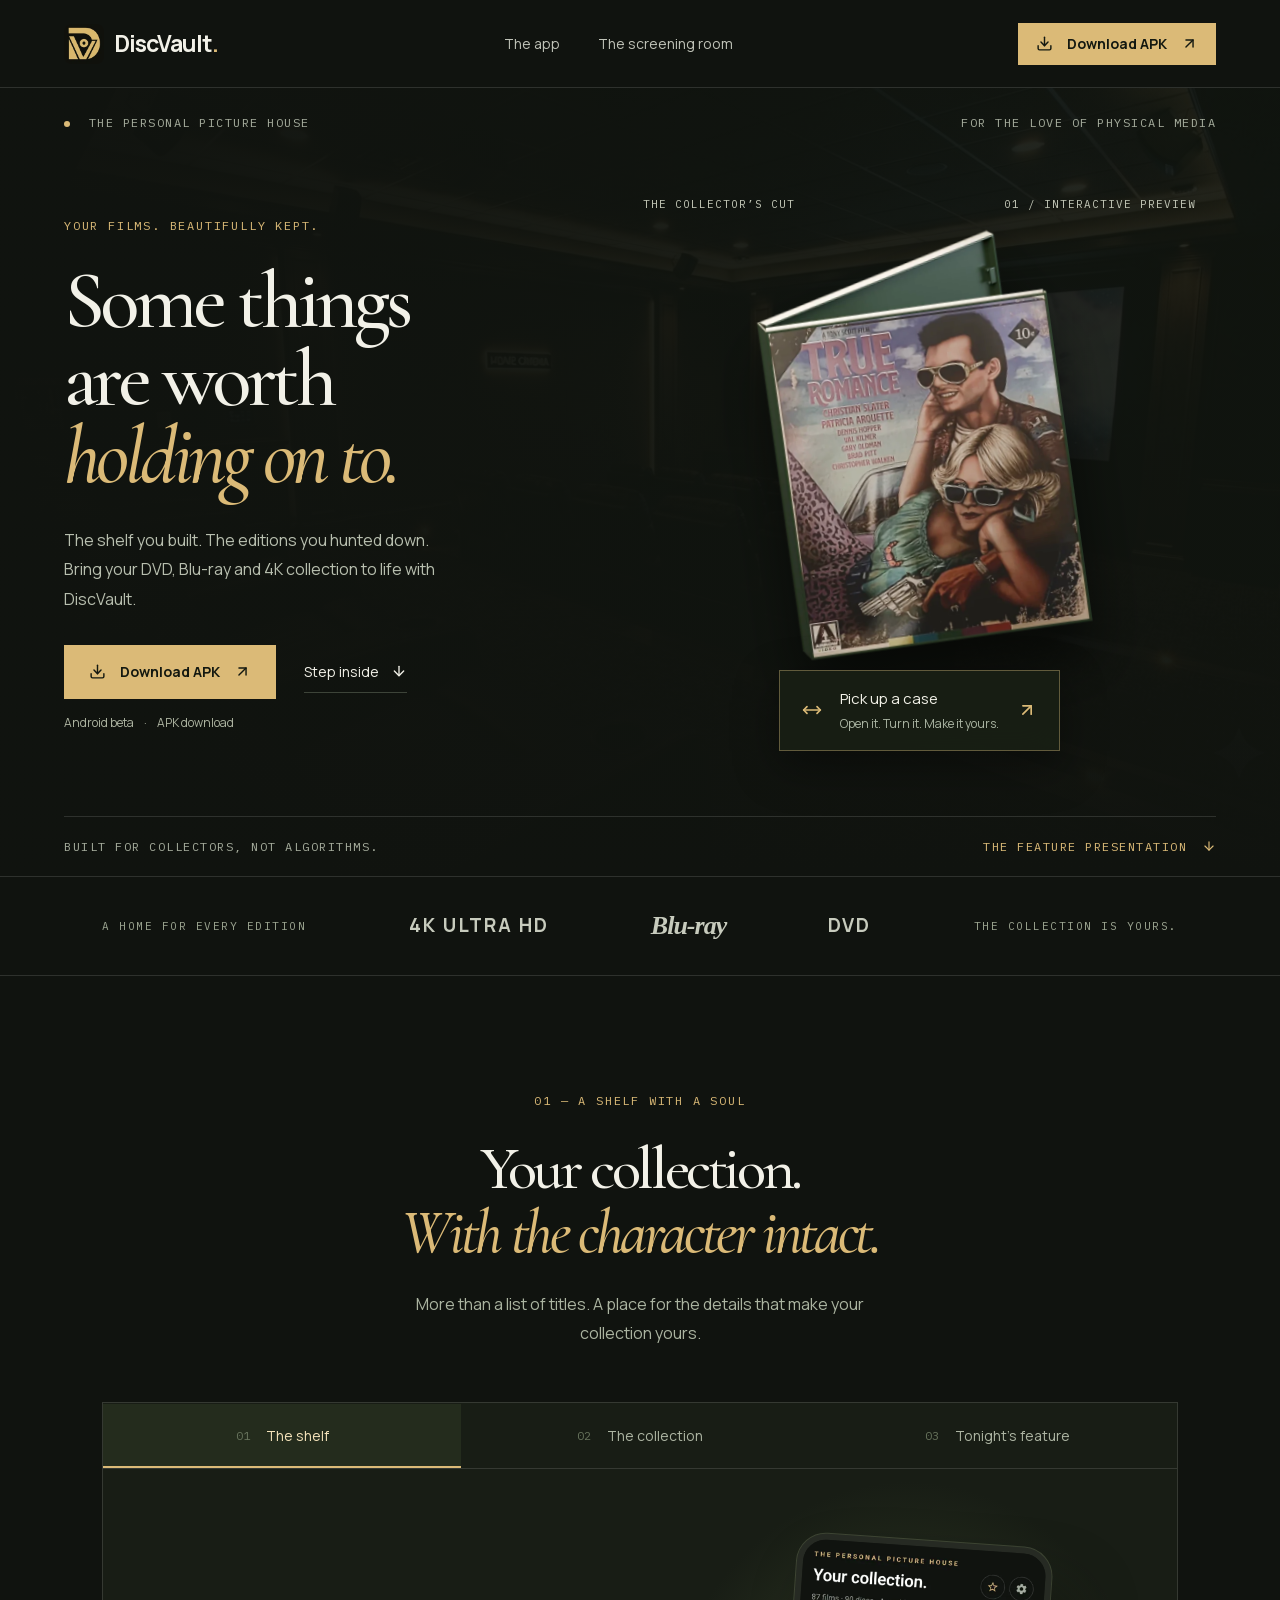
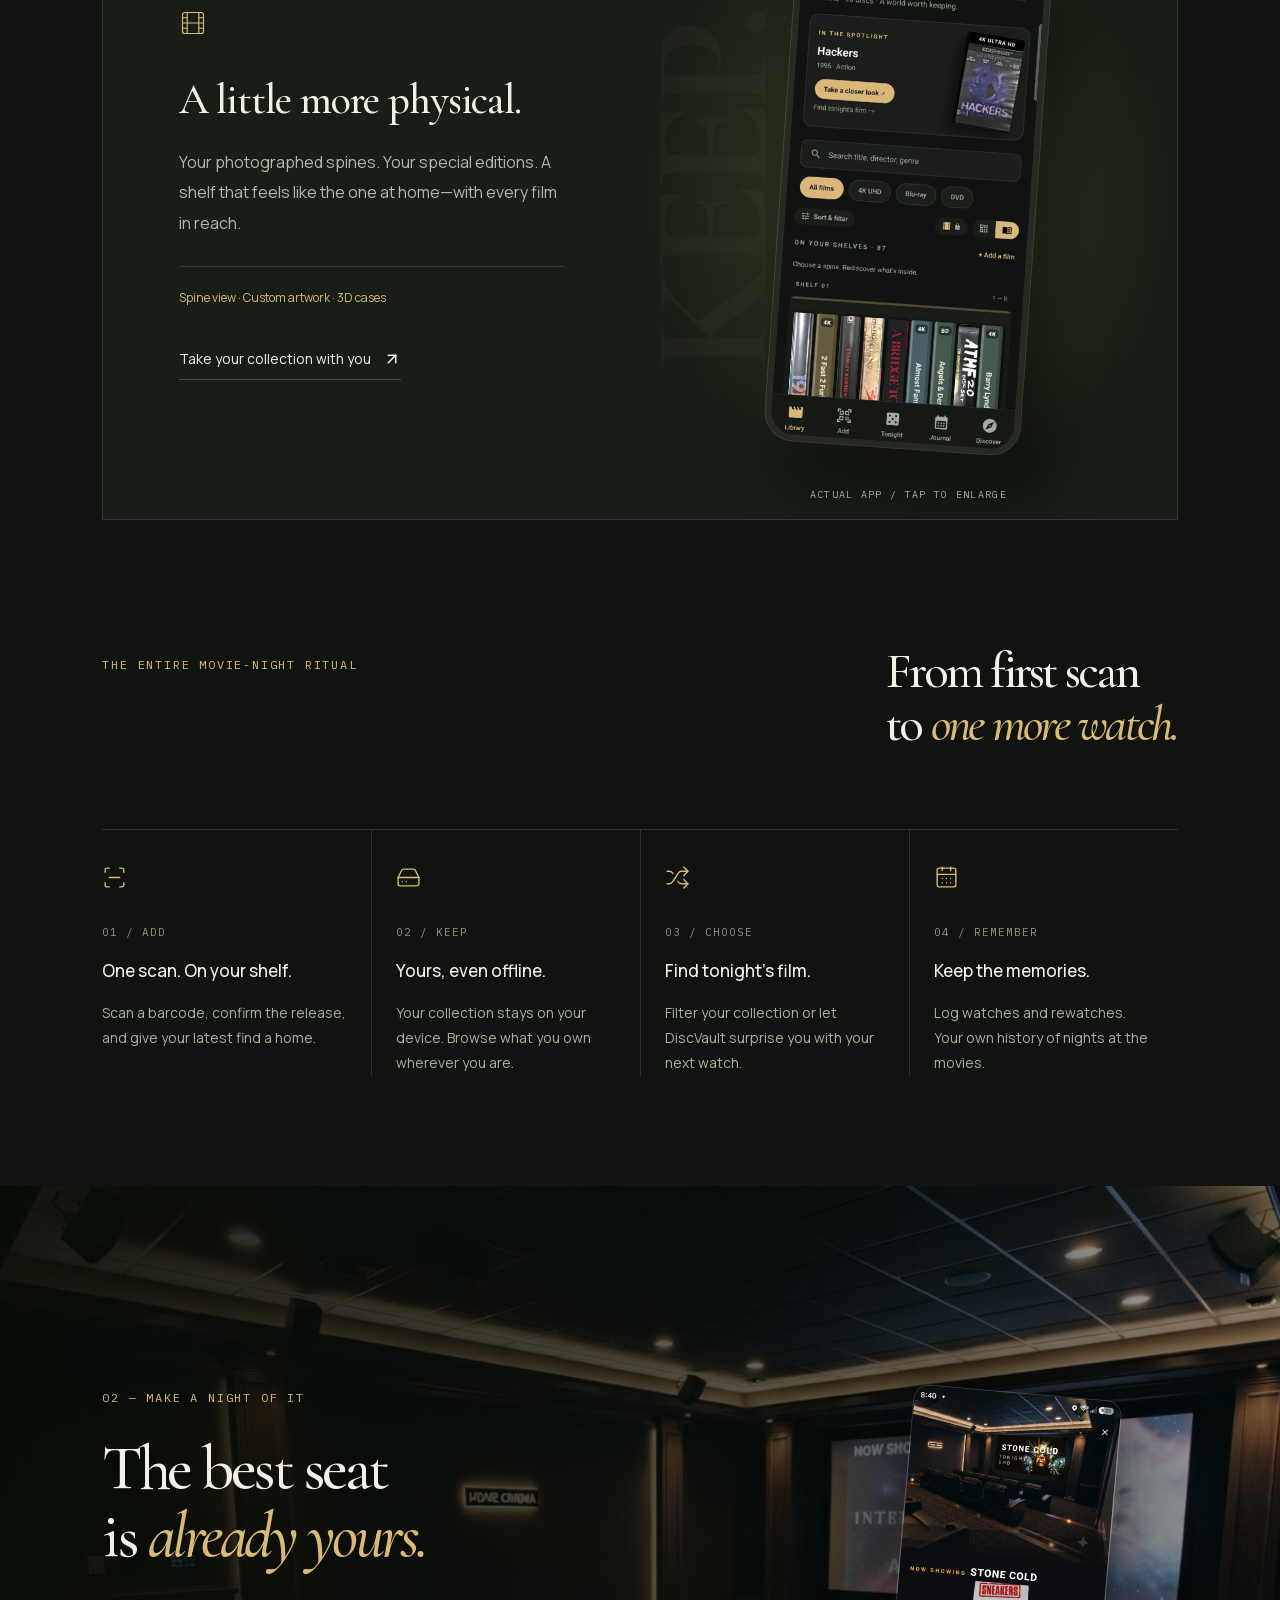
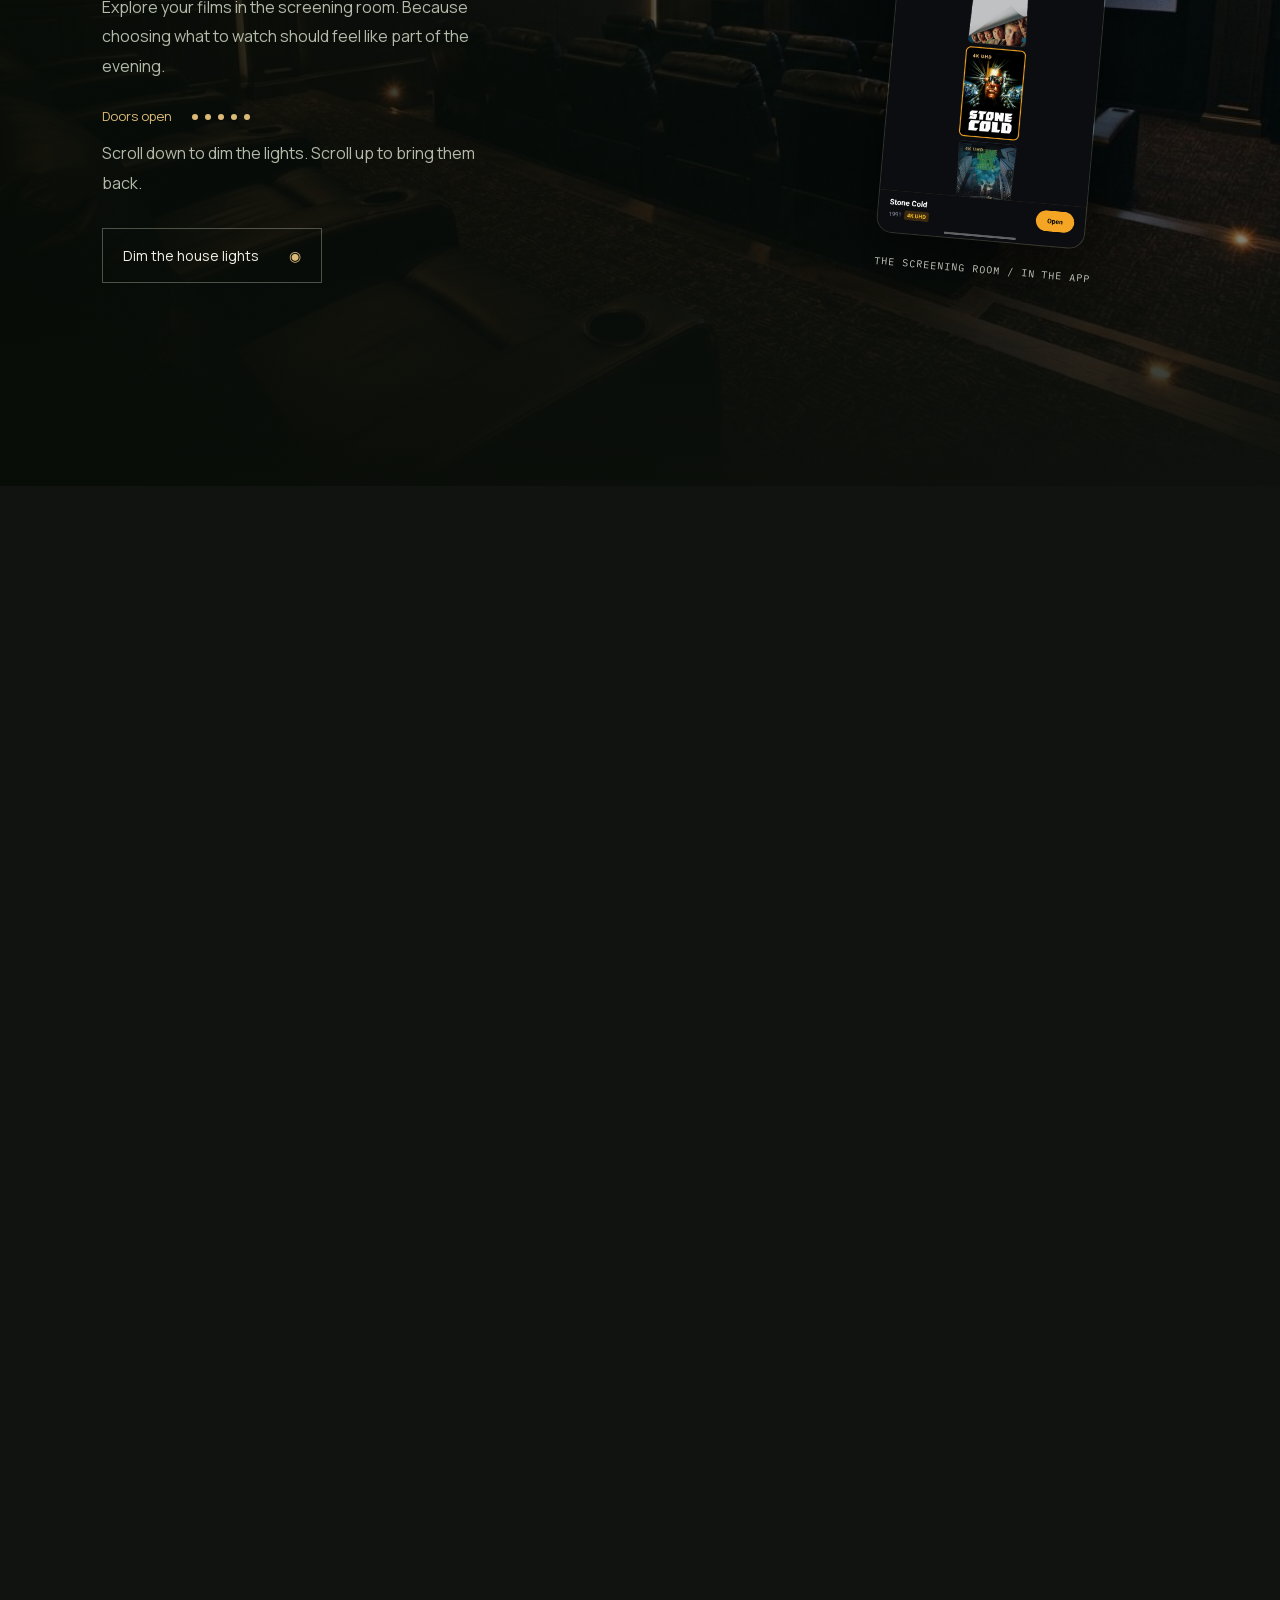
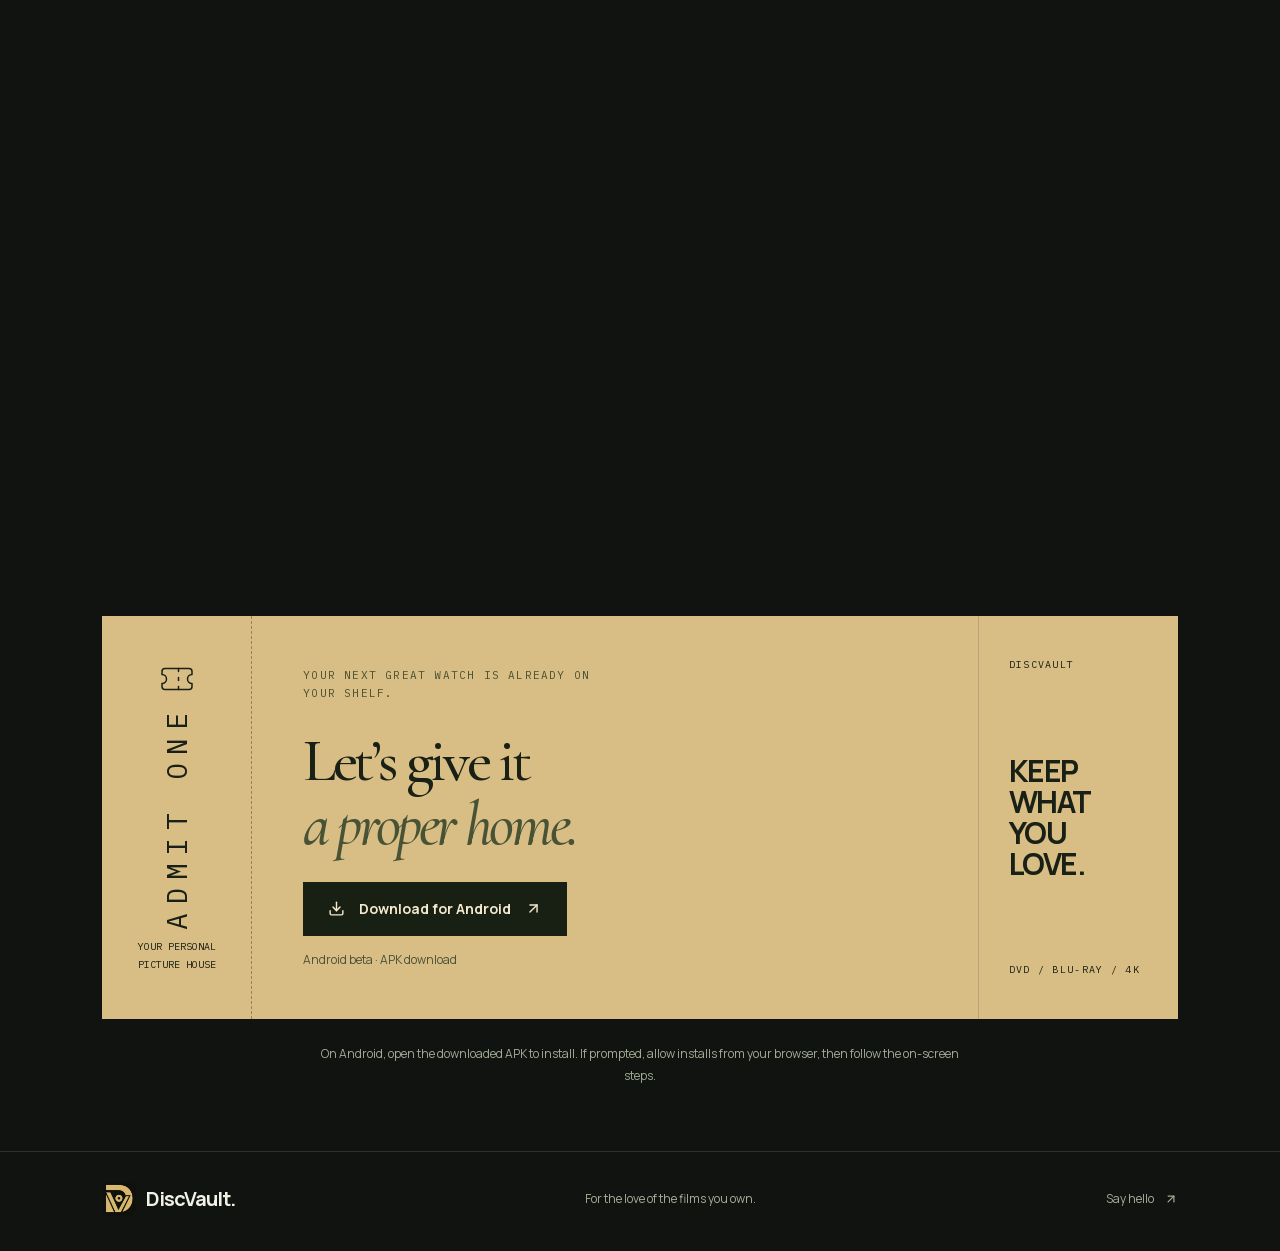
<file: index.html>
<!DOCTYPE html><html lang="en"><head><meta charSet="utf-8"/><meta name="viewport" content="width=device-width, initial-scale=1"/><link rel="stylesheet" href="/_next/static/css/index.Gnga_XIz.css" data-rsc-css-href="/_next/static/css/index.Gnga_XIz.css" data-precedence="vite-rsc/importer-resources"/><link rel="modulepreload" fetchPriority="low" href="/_next/static/chunks/index-Bkkb5UTK.js"/><script src="/_next/static/chunks/rolldown-runtime-C60lm6uB.js" type="module" async=""></script><script src="/_next/static/chunks/framework-D_rUT4EX.js" type="module" async=""></script><link rel="modulepreload" href="/_next/static/chunks/layout-segment-context-DjfIZkYs.js" crossorigin=""/><link rel="modulepreload" href="/_next/static/chunks/page-DuhxifW2.js" crossorigin=""/><link rel="modulepreload" href="/_next/static/chunks/case-fallback-1lrygkxR.js" crossorigin=""/><title>DiscVault — Some things are worth holding on to</title><meta name="description" content="Catalog your DVD, Blu-ray and 4K collection, choose what to watch and keep your movie history local."/><link rel="icon" href="/brand/favicon-32.png" type="image/png" sizes="32x32"/><link rel="icon" href="/brand/discvault-monogram-512.png" type="image/png" sizes="512x512"/><link rel="apple-touch-icon" href="/brand/apple-touch-icon.png" type="image/png" sizes="180x180"/><script>Object.assign(((self[Symbol.for("vinext.navigationRuntime")]??={bootstrap:{routeManifest:null},functions:{}}).bootstrap.rsc??={rsc:[]}),{params:{},nav:{"pathname":"/","searchParams":[]}})</script><link rel="modulepreload" href="/_next/static/chunks/index-Bkkb5UTK.js" />
<link rel="preload" href="/_next/static/_vinext_fonts/cormorant-garamond-a9167bcec36d/cormorant-garamond-fe99e303.woff2" as="font" type="font/woff2" crossorigin />
<link rel="preload" href="/_next/static/_vinext_fonts/cormorant-garamond-a9167bcec36d/cormorant-garamond-e99b45a2.woff2" as="font" type="font/woff2" crossorigin />
<link rel="preload" href="/_next/static/_vinext_fonts/manrope-76eca2803f7f/manrope-81401990.woff2" as="font" type="font/woff2" crossorigin />
<link rel="preload" href="/_next/static/_vinext_fonts/ibm-plex-mono-249675d2ada6/ibm-plex-mono-d7731959.woff2" as="font" type="font/woff2" crossorigin />
<link rel="preload" href="/_next/static/_vinext_fonts/ibm-plex-mono-249675d2ada6/ibm-plex-mono-8d0aead6.woff2" as="font" type="font/woff2" crossorigin />
<style data-vinext-fonts>/* cyrillic-ext */
@font-face {
  font-family: 'Cormorant Garamond';
  font-style: italic;
  font-weight: 500;
  font-display: swap;
  src: url(/_next/static/_vinext_fonts/cormorant-garamond-a9167bcec36d/cormorant-garamond-7d0fab25.woff2) format('woff2');
  unicode-range: U+0460-052F, U+1C80-1C8A, U+20B4, U+2DE0-2DFF, U+A640-A69F, U+FE2E-FE2F;
}
/* cyrillic */
@font-face {
  font-family: 'Cormorant Garamond';
  font-style: italic;
  font-weight: 500;
  font-display: swap;
  src: url(/_next/static/_vinext_fonts/cormorant-garamond-a9167bcec36d/cormorant-garamond-bd3fa9fe.woff2) format('woff2');
  unicode-range: U+0301, U+0400-045F, U+0490-0491, U+04B0-04B1, U+2116;
}
/* vietnamese */
@font-face {
  font-family: 'Cormorant Garamond';
  font-style: italic;
  font-weight: 500;
  font-display: swap;
  src: url(/_next/static/_vinext_fonts/cormorant-garamond-a9167bcec36d/cormorant-garamond-5f813686.woff2) format('woff2');
  unicode-range: U+0102-0103, U+0110-0111, U+0128-0129, U+0168-0169, U+01A0-01A1, U+01AF-01B0, U+0300-0301, U+0303-0304, U+0308-0309, U+0323, U+0329, U+1EA0-1EF9, U+20AB;
}
/* latin-ext */
@font-face {
  font-family: 'Cormorant Garamond';
  font-style: italic;
  font-weight: 500;
  font-display: swap;
  src: url(/_next/static/_vinext_fonts/cormorant-garamond-a9167bcec36d/cormorant-garamond-0365c557.woff2) format('woff2');
  unicode-range: U+0100-02BA, U+02BD-02C5, U+02C7-02CC, U+02CE-02D7, U+02DD-02FF, U+0304, U+0308, U+0329, U+1D00-1DBF, U+1E00-1E9F, U+1EF2-1EFF, U+2020, U+20A0-20AB, U+20AD-20C0, U+2113, U+2C60-2C7F, U+A720-A7FF;
}
/* latin */
@font-face {
  font-family: 'Cormorant Garamond';
  font-style: italic;
  font-weight: 500;
  font-display: swap;
  src: url(/_next/static/_vinext_fonts/cormorant-garamond-a9167bcec36d/cormorant-garamond-fe99e303.woff2) format('woff2');
  unicode-range: U+0000-00FF, U+0131, U+0152-0153, U+02BB-02BC, U+02C6, U+02DA, U+02DC, U+0304, U+0308, U+0329, U+2000-206F, U+20AC, U+2122, U+2191, U+2193, U+2212, U+2215, U+FEFF, U+FFFD;
}
/* cyrillic-ext */
@font-face {
  font-family: 'Cormorant Garamond';
  font-style: italic;
  font-weight: 600;
  font-display: swap;
  src: url(/_next/static/_vinext_fonts/cormorant-garamond-a9167bcec36d/cormorant-garamond-7d0fab25.woff2) format('woff2');
  unicode-range: U+0460-052F, U+1C80-1C8A, U+20B4, U+2DE0-2DFF, U+A640-A69F, U+FE2E-FE2F;
}
/* cyrillic */
@font-face {
  font-family: 'Cormorant Garamond';
  font-style: italic;
  font-weight: 600;
  font-display: swap;
  src: url(/_next/static/_vinext_fonts/cormorant-garamond-a9167bcec36d/cormorant-garamond-bd3fa9fe.woff2) format('woff2');
  unicode-range: U+0301, U+0400-045F, U+0490-0491, U+04B0-04B1, U+2116;
}
/* vietnamese */
@font-face {
  font-family: 'Cormorant Garamond';
  font-style: italic;
  font-weight: 600;
  font-display: swap;
  src: url(/_next/static/_vinext_fonts/cormorant-garamond-a9167bcec36d/cormorant-garamond-5f813686.woff2) format('woff2');
  unicode-range: U+0102-0103, U+0110-0111, U+0128-0129, U+0168-0169, U+01A0-01A1, U+01AF-01B0, U+0300-0301, U+0303-0304, U+0308-0309, U+0323, U+0329, U+1EA0-1EF9, U+20AB;
}
/* latin-ext */
@font-face {
  font-family: 'Cormorant Garamond';
  font-style: italic;
  font-weight: 600;
  font-display: swap;
  src: url(/_next/static/_vinext_fonts/cormorant-garamond-a9167bcec36d/cormorant-garamond-0365c557.woff2) format('woff2');
  unicode-range: U+0100-02BA, U+02BD-02C5, U+02C7-02CC, U+02CE-02D7, U+02DD-02FF, U+0304, U+0308, U+0329, U+1D00-1DBF, U+1E00-1E9F, U+1EF2-1EFF, U+2020, U+20A0-20AB, U+20AD-20C0, U+2113, U+2C60-2C7F, U+A720-A7FF;
}
/* latin */
@font-face {
  font-family: 'Cormorant Garamond';
  font-style: italic;
  font-weight: 600;
  font-display: swap;
  src: url(/_next/static/_vinext_fonts/cormorant-garamond-a9167bcec36d/cormorant-garamond-fe99e303.woff2) format('woff2');
  unicode-range: U+0000-00FF, U+0131, U+0152-0153, U+02BB-02BC, U+02C6, U+02DA, U+02DC, U+0304, U+0308, U+0329, U+2000-206F, U+20AC, U+2122, U+2191, U+2193, U+2212, U+2215, U+FEFF, U+FFFD;
}
/* cyrillic-ext */
@font-face {
  font-family: 'Cormorant Garamond';
  font-style: italic;
  font-weight: 700;
  font-display: swap;
  src: url(/_next/static/_vinext_fonts/cormorant-garamond-a9167bcec36d/cormorant-garamond-7d0fab25.woff2) format('woff2');
  unicode-range: U+0460-052F, U+1C80-1C8A, U+20B4, U+2DE0-2DFF, U+A640-A69F, U+FE2E-FE2F;
}
/* cyrillic */
@font-face {
  font-family: 'Cormorant Garamond';
  font-style: italic;
  font-weight: 700;
  font-display: swap;
  src: url(/_next/static/_vinext_fonts/cormorant-garamond-a9167bcec36d/cormorant-garamond-bd3fa9fe.woff2) format('woff2');
  unicode-range: U+0301, U+0400-045F, U+0490-0491, U+04B0-04B1, U+2116;
}
/* vietnamese */
@font-face {
  font-family: 'Cormorant Garamond';
  font-style: italic;
  font-weight: 700;
  font-display: swap;
  src: url(/_next/static/_vinext_fonts/cormorant-garamond-a9167bcec36d/cormorant-garamond-5f813686.woff2) format('woff2');
  unicode-range: U+0102-0103, U+0110-0111, U+0128-0129, U+0168-0169, U+01A0-01A1, U+01AF-01B0, U+0300-0301, U+0303-0304, U+0308-0309, U+0323, U+0329, U+1EA0-1EF9, U+20AB;
}
/* latin-ext */
@font-face {
  font-family: 'Cormorant Garamond';
  font-style: italic;
  font-weight: 700;
  font-display: swap;
  src: url(/_next/static/_vinext_fonts/cormorant-garamond-a9167bcec36d/cormorant-garamond-0365c557.woff2) format('woff2');
  unicode-range: U+0100-02BA, U+02BD-02C5, U+02C7-02CC, U+02CE-02D7, U+02DD-02FF, U+0304, U+0308, U+0329, U+1D00-1DBF, U+1E00-1E9F, U+1EF2-1EFF, U+2020, U+20A0-20AB, U+20AD-20C0, U+2113, U+2C60-2C7F, U+A720-A7FF;
}
/* latin */
@font-face {
  font-family: 'Cormorant Garamond';
  font-style: italic;
  font-weight: 700;
  font-display: swap;
  src: url(/_next/static/_vinext_fonts/cormorant-garamond-a9167bcec36d/cormorant-garamond-fe99e303.woff2) format('woff2');
  unicode-range: U+0000-00FF, U+0131, U+0152-0153, U+02BB-02BC, U+02C6, U+02DA, U+02DC, U+0304, U+0308, U+0329, U+2000-206F, U+20AC, U+2122, U+2191, U+2193, U+2212, U+2215, U+FEFF, U+FFFD;
}
/* cyrillic-ext */
@font-face {
  font-family: 'Cormorant Garamond';
  font-style: normal;
  font-weight: 500;
  font-display: swap;
  src: url(/_next/static/_vinext_fonts/cormorant-garamond-a9167bcec36d/cormorant-garamond-dd44b623.woff2) format('woff2');
  unicode-range: U+0460-052F, U+1C80-1C8A, U+20B4, U+2DE0-2DFF, U+A640-A69F, U+FE2E-FE2F;
}
/* cyrillic */
@font-face {
  font-family: 'Cormorant Garamond';
  font-style: normal;
  font-weight: 500;
  font-display: swap;
  src: url(/_next/static/_vinext_fonts/cormorant-garamond-a9167bcec36d/cormorant-garamond-44d82aa9.woff2) format('woff2');
  unicode-range: U+0301, U+0400-045F, U+0490-0491, U+04B0-04B1, U+2116;
}
/* vietnamese */
@font-face {
  font-family: 'Cormorant Garamond';
  font-style: normal;
  font-weight: 500;
  font-display: swap;
  src: url(/_next/static/_vinext_fonts/cormorant-garamond-a9167bcec36d/cormorant-garamond-7f5a19db.woff2) format('woff2');
  unicode-range: U+0102-0103, U+0110-0111, U+0128-0129, U+0168-0169, U+01A0-01A1, U+01AF-01B0, U+0300-0301, U+0303-0304, U+0308-0309, U+0323, U+0329, U+1EA0-1EF9, U+20AB;
}
/* latin-ext */
@font-face {
  font-family: 'Cormorant Garamond';
  font-style: normal;
  font-weight: 500;
  font-display: swap;
  src: url(/_next/static/_vinext_fonts/cormorant-garamond-a9167bcec36d/cormorant-garamond-21114939.woff2) format('woff2');
  unicode-range: U+0100-02BA, U+02BD-02C5, U+02C7-02CC, U+02CE-02D7, U+02DD-02FF, U+0304, U+0308, U+0329, U+1D00-1DBF, U+1E00-1E9F, U+1EF2-1EFF, U+2020, U+20A0-20AB, U+20AD-20C0, U+2113, U+2C60-2C7F, U+A720-A7FF;
}
/* latin */
@font-face {
  font-family: 'Cormorant Garamond';
  font-style: normal;
  font-weight: 500;
  font-display: swap;
  src: url(/_next/static/_vinext_fonts/cormorant-garamond-a9167bcec36d/cormorant-garamond-e99b45a2.woff2) format('woff2');
  unicode-range: U+0000-00FF, U+0131, U+0152-0153, U+02BB-02BC, U+02C6, U+02DA, U+02DC, U+0304, U+0308, U+0329, U+2000-206F, U+20AC, U+2122, U+2191, U+2193, U+2212, U+2215, U+FEFF, U+FFFD;
}
/* cyrillic-ext */
@font-face {
  font-family: 'Cormorant Garamond';
  font-style: normal;
  font-weight: 600;
  font-display: swap;
  src: url(/_next/static/_vinext_fonts/cormorant-garamond-a9167bcec36d/cormorant-garamond-dd44b623.woff2) format('woff2');
  unicode-range: U+0460-052F, U+1C80-1C8A, U+20B4, U+2DE0-2DFF, U+A640-A69F, U+FE2E-FE2F;
}
/* cyrillic */
@font-face {
  font-family: 'Cormorant Garamond';
  font-style: normal;
  font-weight: 600;
  font-display: swap;
  src: url(/_next/static/_vinext_fonts/cormorant-garamond-a9167bcec36d/cormorant-garamond-44d82aa9.woff2) format('woff2');
  unicode-range: U+0301, U+0400-045F, U+0490-0491, U+04B0-04B1, U+2116;
}
/* vietnamese */
@font-face {
  font-family: 'Cormorant Garamond';
  font-style: normal;
  font-weight: 600;
  font-display: swap;
  src: url(/_next/static/_vinext_fonts/cormorant-garamond-a9167bcec36d/cormorant-garamond-7f5a19db.woff2) format('woff2');
  unicode-range: U+0102-0103, U+0110-0111, U+0128-0129, U+0168-0169, U+01A0-01A1, U+01AF-01B0, U+0300-0301, U+0303-0304, U+0308-0309, U+0323, U+0329, U+1EA0-1EF9, U+20AB;
}
/* latin-ext */
@font-face {
  font-family: 'Cormorant Garamond';
  font-style: normal;
  font-weight: 600;
  font-display: swap;
  src: url(/_next/static/_vinext_fonts/cormorant-garamond-a9167bcec36d/cormorant-garamond-21114939.woff2) format('woff2');
  unicode-range: U+0100-02BA, U+02BD-02C5, U+02C7-02CC, U+02CE-02D7, U+02DD-02FF, U+0304, U+0308, U+0329, U+1D00-1DBF, U+1E00-1E9F, U+1EF2-1EFF, U+2020, U+20A0-20AB, U+20AD-20C0, U+2113, U+2C60-2C7F, U+A720-A7FF;
}
/* latin */
@font-face {
  font-family: 'Cormorant Garamond';
  font-style: normal;
  font-weight: 600;
  font-display: swap;
  src: url(/_next/static/_vinext_fonts/cormorant-garamond-a9167bcec36d/cormorant-garamond-e99b45a2.woff2) format('woff2');
  unicode-range: U+0000-00FF, U+0131, U+0152-0153, U+02BB-02BC, U+02C6, U+02DA, U+02DC, U+0304, U+0308, U+0329, U+2000-206F, U+20AC, U+2122, U+2191, U+2193, U+2212, U+2215, U+FEFF, U+FFFD;
}
/* cyrillic-ext */
@font-face {
  font-family: 'Cormorant Garamond';
  font-style: normal;
  font-weight: 700;
  font-display: swap;
  src: url(/_next/static/_vinext_fonts/cormorant-garamond-a9167bcec36d/cormorant-garamond-dd44b623.woff2) format('woff2');
  unicode-range: U+0460-052F, U+1C80-1C8A, U+20B4, U+2DE0-2DFF, U+A640-A69F, U+FE2E-FE2F;
}
/* cyrillic */
@font-face {
  font-family: 'Cormorant Garamond';
  font-style: normal;
  font-weight: 700;
  font-display: swap;
  src: url(/_next/static/_vinext_fonts/cormorant-garamond-a9167bcec36d/cormorant-garamond-44d82aa9.woff2) format('woff2');
  unicode-range: U+0301, U+0400-045F, U+0490-0491, U+04B0-04B1, U+2116;
}
/* vietnamese */
@font-face {
  font-family: 'Cormorant Garamond';
  font-style: normal;
  font-weight: 700;
  font-display: swap;
  src: url(/_next/static/_vinext_fonts/cormorant-garamond-a9167bcec36d/cormorant-garamond-7f5a19db.woff2) format('woff2');
  unicode-range: U+0102-0103, U+0110-0111, U+0128-0129, U+0168-0169, U+01A0-01A1, U+01AF-01B0, U+0300-0301, U+0303-0304, U+0308-0309, U+0323, U+0329, U+1EA0-1EF9, U+20AB;
}
/* latin-ext */
@font-face {
  font-family: 'Cormorant Garamond';
  font-style: normal;
  font-weight: 700;
  font-display: swap;
  src: url(/_next/static/_vinext_fonts/cormorant-garamond-a9167bcec36d/cormorant-garamond-21114939.woff2) format('woff2');
  unicode-range: U+0100-02BA, U+02BD-02C5, U+02C7-02CC, U+02CE-02D7, U+02DD-02FF, U+0304, U+0308, U+0329, U+1D00-1DBF, U+1E00-1E9F, U+1EF2-1EFF, U+2020, U+20A0-20AB, U+20AD-20C0, U+2113, U+2C60-2C7F, U+A720-A7FF;
}
/* latin */
@font-face {
  font-family: 'Cormorant Garamond';
  font-style: normal;
  font-weight: 700;
  font-display: swap;
  src: url(/_next/static/_vinext_fonts/cormorant-garamond-a9167bcec36d/cormorant-garamond-e99b45a2.woff2) format('woff2');
  unicode-range: U+0000-00FF, U+0131, U+0152-0153, U+02BB-02BC, U+02C6, U+02DA, U+02DC, U+0304, U+0308, U+0329, U+2000-206F, U+20AC, U+2122, U+2191, U+2193, U+2212, U+2215, U+FEFF, U+FFFD;
}

@font-face {
  font-family: 'Cormorant Garamond Fallback';
  src: local("Times New Roman");
  ascent-override: 95.27%;
  descent-override: 29.59%;
  line-gap-override: 0.00%;
  size-adjust: 96.98%;
}

.__font_cormorant_garamond_02r7y5q { font-family: 'Cormorant Garamond', 'Cormorant Garamond Fallback'; }

.__variable_cormorant_garamond_02r7y5q { --font-display: 'Cormorant Garamond', 'Cormorant Garamond Fallback'; }

/* cyrillic-ext */
@font-face {
  font-family: 'Manrope';
  font-style: normal;
  font-weight: 200 800;
  font-display: swap;
  src: url(/_next/static/_vinext_fonts/manrope-76eca2803f7f/manrope-37facb2a.woff2) format('woff2');
  unicode-range: U+0460-052F, U+1C80-1C8A, U+20B4, U+2DE0-2DFF, U+A640-A69F, U+FE2E-FE2F;
}
/* cyrillic */
@font-face {
  font-family: 'Manrope';
  font-style: normal;
  font-weight: 200 800;
  font-display: swap;
  src: url(/_next/static/_vinext_fonts/manrope-76eca2803f7f/manrope-c9a5f13c.woff2) format('woff2');
  unicode-range: U+0301, U+0400-045F, U+0490-0491, U+04B0-04B1, U+2116;
}
/* greek */
@font-face {
  font-family: 'Manrope';
  font-style: normal;
  font-weight: 200 800;
  font-display: swap;
  src: url(/_next/static/_vinext_fonts/manrope-76eca2803f7f/manrope-f00fa027.woff2) format('woff2');
  unicode-range: U+0370-0377, U+037A-037F, U+0384-038A, U+038C, U+038E-03A1, U+03A3-03FF;
}
/* vietnamese */
@font-face {
  font-family: 'Manrope';
  font-style: normal;
  font-weight: 200 800;
  font-display: swap;
  src: url(/_next/static/_vinext_fonts/manrope-76eca2803f7f/manrope-bd6e7fdc.woff2) format('woff2');
  unicode-range: U+0102-0103, U+0110-0111, U+0128-0129, U+0168-0169, U+01A0-01A1, U+01AF-01B0, U+0300-0301, U+0303-0304, U+0308-0309, U+0323, U+0329, U+1EA0-1EF9, U+20AB;
}
/* latin-ext */
@font-face {
  font-family: 'Manrope';
  font-style: normal;
  font-weight: 200 800;
  font-display: swap;
  src: url(/_next/static/_vinext_fonts/manrope-76eca2803f7f/manrope-76dcfc73.woff2) format('woff2');
  unicode-range: U+0100-02BA, U+02BD-02C5, U+02C7-02CC, U+02CE-02D7, U+02DD-02FF, U+0304, U+0308, U+0329, U+1D00-1DBF, U+1E00-1E9F, U+1EF2-1EFF, U+2020, U+20A0-20AB, U+20AD-20C0, U+2113, U+2C60-2C7F, U+A720-A7FF;
}
/* latin */
@font-face {
  font-family: 'Manrope';
  font-style: normal;
  font-weight: 200 800;
  font-display: swap;
  src: url(/_next/static/_vinext_fonts/manrope-76eca2803f7f/manrope-81401990.woff2) format('woff2');
  unicode-range: U+0000-00FF, U+0131, U+0152-0153, U+02BB-02BC, U+02C6, U+02DA, U+02DC, U+0304, U+0308, U+0329, U+2000-206F, U+20AC, U+2122, U+2191, U+2193, U+2212, U+2215, U+FEFF, U+FFFD;
}

@font-face {
  font-family: 'Manrope Fallback';
  src: local("Arial");
  ascent-override: 103.31%;
  descent-override: 29.07%;
  line-gap-override: 0.00%;
  size-adjust: 103.19%;
}

.__font_manrope_0lv6qco { font-family: 'Manrope', 'Manrope Fallback'; font-style: normal; }

.__variable_manrope_0lv6qco { --font-body: 'Manrope', 'Manrope Fallback'; }

/* cyrillic-ext */
@font-face {
  font-family: 'IBM Plex Mono';
  font-style: normal;
  font-weight: 400;
  font-display: swap;
  src: url(/_next/static/_vinext_fonts/ibm-plex-mono-249675d2ada6/ibm-plex-mono-3a6be21f.woff2) format('woff2');
  unicode-range: U+0460-052F, U+1C80-1C8A, U+20B4, U+2DE0-2DFF, U+A640-A69F, U+FE2E-FE2F;
}
/* cyrillic */
@font-face {
  font-family: 'IBM Plex Mono';
  font-style: normal;
  font-weight: 400;
  font-display: swap;
  src: url(/_next/static/_vinext_fonts/ibm-plex-mono-249675d2ada6/ibm-plex-mono-c969eaac.woff2) format('woff2');
  unicode-range: U+0301, U+0400-045F, U+0490-0491, U+04B0-04B1, U+2116;
}
/* vietnamese */
@font-face {
  font-family: 'IBM Plex Mono';
  font-style: normal;
  font-weight: 400;
  font-display: swap;
  src: url(/_next/static/_vinext_fonts/ibm-plex-mono-249675d2ada6/ibm-plex-mono-ef6e627b.woff2) format('woff2');
  unicode-range: U+0102-0103, U+0110-0111, U+0128-0129, U+0168-0169, U+01A0-01A1, U+01AF-01B0, U+0300-0301, U+0303-0304, U+0308-0309, U+0323, U+0329, U+1EA0-1EF9, U+20AB;
}
/* latin-ext */
@font-face {
  font-family: 'IBM Plex Mono';
  font-style: normal;
  font-weight: 400;
  font-display: swap;
  src: url(/_next/static/_vinext_fonts/ibm-plex-mono-249675d2ada6/ibm-plex-mono-9994c10a.woff2) format('woff2');
  unicode-range: U+0100-02BA, U+02BD-02C5, U+02C7-02CC, U+02CE-02D7, U+02DD-02FF, U+0304, U+0308, U+0329, U+1D00-1DBF, U+1E00-1E9F, U+1EF2-1EFF, U+2020, U+20A0-20AB, U+20AD-20C0, U+2113, U+2C60-2C7F, U+A720-A7FF;
}
/* latin */
@font-face {
  font-family: 'IBM Plex Mono';
  font-style: normal;
  font-weight: 400;
  font-display: swap;
  src: url(/_next/static/_vinext_fonts/ibm-plex-mono-249675d2ada6/ibm-plex-mono-d7731959.woff2) format('woff2');
  unicode-range: U+0000-00FF, U+0131, U+0152-0153, U+02BB-02BC, U+02C6, U+02DA, U+02DC, U+0304, U+0308, U+0329, U+2000-206F, U+20AC, U+2122, U+2191, U+2193, U+2212, U+2215, U+FEFF, U+FFFD;
}
/* cyrillic-ext */
@font-face {
  font-family: 'IBM Plex Mono';
  font-style: normal;
  font-weight: 500;
  font-display: swap;
  src: url(/_next/static/_vinext_fonts/ibm-plex-mono-249675d2ada6/ibm-plex-mono-1321c702.woff2) format('woff2');
  unicode-range: U+0460-052F, U+1C80-1C8A, U+20B4, U+2DE0-2DFF, U+A640-A69F, U+FE2E-FE2F;
}
/* cyrillic */
@font-face {
  font-family: 'IBM Plex Mono';
  font-style: normal;
  font-weight: 500;
  font-display: swap;
  src: url(/_next/static/_vinext_fonts/ibm-plex-mono-249675d2ada6/ibm-plex-mono-b98a4523.woff2) format('woff2');
  unicode-range: U+0301, U+0400-045F, U+0490-0491, U+04B0-04B1, U+2116;
}
/* vietnamese */
@font-face {
  font-family: 'IBM Plex Mono';
  font-style: normal;
  font-weight: 500;
  font-display: swap;
  src: url(/_next/static/_vinext_fonts/ibm-plex-mono-249675d2ada6/ibm-plex-mono-d9a6454f.woff2) format('woff2');
  unicode-range: U+0102-0103, U+0110-0111, U+0128-0129, U+0168-0169, U+01A0-01A1, U+01AF-01B0, U+0300-0301, U+0303-0304, U+0308-0309, U+0323, U+0329, U+1EA0-1EF9, U+20AB;
}
/* latin-ext */
@font-face {
  font-family: 'IBM Plex Mono';
  font-style: normal;
  font-weight: 500;
  font-display: swap;
  src: url(/_next/static/_vinext_fonts/ibm-plex-mono-249675d2ada6/ibm-plex-mono-60d1ee22.woff2) format('woff2');
  unicode-range: U+0100-02BA, U+02BD-02C5, U+02C7-02CC, U+02CE-02D7, U+02DD-02FF, U+0304, U+0308, U+0329, U+1D00-1DBF, U+1E00-1E9F, U+1EF2-1EFF, U+2020, U+20A0-20AB, U+20AD-20C0, U+2113, U+2C60-2C7F, U+A720-A7FF;
}
/* latin */
@font-face {
  font-family: 'IBM Plex Mono';
  font-style: normal;
  font-weight: 500;
  font-display: swap;
  src: url(/_next/static/_vinext_fonts/ibm-plex-mono-249675d2ada6/ibm-plex-mono-8d0aead6.woff2) format('woff2');
  unicode-range: U+0000-00FF, U+0131, U+0152-0153, U+02BB-02BC, U+02C6, U+02DA, U+02DC, U+0304, U+0308, U+0329, U+2000-206F, U+20AC, U+2122, U+2191, U+2193, U+2212, U+2215, U+FEFF, U+FFFD;
}

@font-face {
  font-family: 'IBM Plex Mono Fallback';
  src: local("Arial");
  ascent-override: 76.16%;
  descent-override: 20.43%;
  line-gap-override: 0.00%;
  size-adjust: 134.59%;
}

.__font_ibm_plex_mono_15tc0xw { font-family: 'IBM Plex Mono', 'IBM Plex Mono Fallback'; font-style: normal; }

.__variable_ibm_plex_mono_15tc0xw { --font-utility: 'IBM Plex Mono', 'IBM Plex Mono Fallback'; }
</style>
</head><body class="__variable_cormorant_garamond_02r7y5q __variable_manrope_0lv6qco __variable_ibm_plex_mono_15tc0xw"><main id="top"><a class="skip-link" href="#collection">Skip to the app tour</a><header class="topbar"><a class="brand" href="#top"><img src="/brand/discvault-monogram.webp" width="40" height="40" alt=""/><span>DiscVault<span class="brand-period">.</span></span></a><nav aria-label="Main navigation"><a href="#collection">The app</a><a href="#screening-room">The screening room</a></nav><a class="button download-link nav-download" href="https://discvault.us/download"><svg xmlns="http://www.w3.org/2000/svg" width="17" height="17" viewBox="0 0 24 24" fill="none" stroke="currentColor" stroke-width="2" stroke-linecap="round" stroke-linejoin="round" class="lucide lucide-download" aria-hidden="true"><path d="M12 15V3"></path><path d="M21 15v4a2 2 0 0 1-2 2H5a2 2 0 0 1-2-2v-4"></path><path d="m7 10 5 5 5-5"></path></svg>Download APK<svg xmlns="http://www.w3.org/2000/svg" width="17" height="17" viewBox="0 0 24 24" fill="none" stroke="currentColor" stroke-width="2" stroke-linecap="round" stroke-linejoin="round" class="lucide lucide-arrow-up-right" aria-hidden="true"><path d="M7 7h10v10"></path><path d="M7 17 17 7"></path></svg></a></header><section class="hero" aria-labelledby="hero-title"><img class="hero-backdrop" src="/screening-room.jpg" alt="" fetchPriority="high"/><div class="hero-wash"></div><div class="hero-topline"><span><i></i> THE PERSONAL PICTURE HOUSE</span><span>FOR THE LOVE OF PHYSICAL MEDIA</span></div><div class="hero-layout"><div class="hero-copy"><p class="eyebrow">Your films. Beautifully kept.</p><h1 id="hero-title">Some things<br/>are worth<br/><em>holding on to.</em></h1><p class="hero-description">The shelf you built. The editions you hunted down. Bring your DVD, Blu-ray and 4K collection to life with DiscVault.</p><div class="hero-actions"><a class="button download-link " href="https://discvault.us/download"><svg xmlns="http://www.w3.org/2000/svg" width="17" height="17" viewBox="0 0 24 24" fill="none" stroke="currentColor" stroke-width="2" stroke-linecap="round" stroke-linejoin="round" class="lucide lucide-download" aria-hidden="true"><path d="M12 15V3"></path><path d="M21 15v4a2 2 0 0 1-2 2H5a2 2 0 0 1-2-2v-4"></path><path d="m7 10 5 5 5-5"></path></svg>Download APK<svg xmlns="http://www.w3.org/2000/svg" width="17" height="17" viewBox="0 0 24 24" fill="none" stroke="currentColor" stroke-width="2" stroke-linecap="round" stroke-linejoin="round" class="lucide lucide-arrow-up-right" aria-hidden="true"><path d="M7 7h10v10"></path><path d="M7 17 17 7"></path></svg></a><a class="text-link" href="#collection">Step inside <svg xmlns="http://www.w3.org/2000/svg" width="16" height="16" viewBox="0 0 24 24" fill="none" stroke="currentColor" stroke-width="2" stroke-linecap="round" stroke-linejoin="round" class="lucide lucide-arrow-down" aria-hidden="true"><path d="M12 5v14"></path><path d="m19 12-7 7-7-7"></path></svg></a></div><p class="download-note">Android beta <span>·</span> APK download</p></div><div class="hero-object" id="case-studio"><div class="object-caption"><span>THE COLLECTOR’S CUT</span><span>01 / INTERACTIVE PREVIEW</span></div><div class="case-intro"><img src="/media/collector-case.webp" alt="A partially opened DiscVault case with photographed True Romance cover artwork" width="750" height="1000" fetchPriority="high"/><button class="experience-button"><svg xmlns="http://www.w3.org/2000/svg" width="20" height="20" viewBox="0 0 24 24" fill="none" stroke="currentColor" stroke-width="2" stroke-linecap="round" stroke-linejoin="round" class="lucide lucide-move-horizontal" aria-hidden="true"><path d="m18 8 4 4-4 4"></path><path d="M2 12h20"></path><path d="m6 8-4 4 4 4"></path></svg><span>Pick up a case<small>Open it. Turn it. Make it yours.</small></span><svg xmlns="http://www.w3.org/2000/svg" width="20" height="20" viewBox="0 0 24 24" fill="none" stroke="currentColor" stroke-width="2" stroke-linecap="round" stroke-linejoin="round" class="lucide lucide-arrow-up-right" aria-hidden="true"><path d="M7 7h10v10"></path><path d="M7 17 17 7"></path></svg></button></div></div></div><div class="hero-bottom"><span>BUILT FOR COLLECTORS, NOT ALGORITHMS.</span><a href="#collection">THE FEATURE PRESENTATION <svg xmlns="http://www.w3.org/2000/svg" width="14" height="14" viewBox="0 0 24 24" fill="none" stroke="currentColor" stroke-width="2" stroke-linecap="round" stroke-linejoin="round" class="lucide lucide-arrow-down" aria-hidden="true"><path d="M12 5v14"></path><path d="m19 12-7 7-7-7"></path></svg></a></div></section><div class="format-bar" aria-label="Supported physical media"><span>A HOME FOR EVERY EDITION</span><b>4K ULTRA HD</b><b class="bluray-word">Blu-ray</b><b>DVD</b><span>THE COLLECTION IS YOURS.</span></div><section class="app-section section-wrap" id="collection"><div class="section-intro"><p class="eyebrow">01 — A shelf with a soul</p><h2>Your collection.<br/><em>With the character intact.</em></h2><p>More than a list of titles. A place for the details that make your collection yours.</p></div><div data-orientation="horizontal" data-activation-direction="none" data-slot="tabs" class="group/tabs flex gap-2 data-horizontal:flex-col app-tour"><div data-orientation="horizontal" data-activation-direction="none" role="tablist" data-slot="tabs-list" data-variant="default" aria-label="Explore the updated app" class="group/tabs-list inline-flex w-fit items-center justify-center rounded-lg p-[3px] text-muted-foreground group-data-horizontal/tabs:h-8 group-data-vertical/tabs:h-fit group-data-vertical/tabs:flex-col data-[variant=line]:rounded-none bg-muted tour-tabs"><button type="button" data-active="" data-orientation="horizontal" data-activation-direction="none" aria-disabled="false" tabindex="-1" role="tab" aria-selected="true" id="base-ui-_R_1cli_" data-composite-item-active="" data-slot="tabs-trigger" class="relative inline-flex h-[calc(100%-1px)] flex-1 items-center justify-center gap-1.5 rounded-md border border-transparent px-1.5 py-0.5 text-sm font-medium whitespace-nowrap text-foreground/60 transition-all group-data-vertical/tabs:w-full group-data-vertical/tabs:justify-start hover:text-foreground focus-visible:border-ring focus-visible:ring-[3px] focus-visible:ring-ring/50 focus-visible:outline-1 focus-visible:outline-ring disabled:pointer-events-none disabled:opacity-50 has-data-[icon=inline-end]:pr-1 has-data-[icon=inline-start]:pl-1 aria-disabled:pointer-events-none aria-disabled:opacity-50 dark:text-muted-foreground dark:hover:text-foreground group-data-[variant=default]/tabs-list:data-active:shadow-sm group-data-[variant=line]/tabs-list:data-active:shadow-none [&amp;_svg]:pointer-events-none [&amp;_svg]:shrink-0 [&amp;_svg:not([class*=&#x27;size-&#x27;])]:size-4 group-data-[variant=line]/tabs-list:bg-transparent group-data-[variant=line]/tabs-list:data-active:bg-transparent dark:group-data-[variant=line]/tabs-list:data-active:border-transparent dark:group-data-[variant=line]/tabs-list:data-active:bg-transparent data-active:bg-background data-active:text-foreground dark:data-active:border-input dark:data-active:bg-input/30 dark:data-active:text-foreground after:absolute after:bg-foreground after:opacity-0 after:transition-opacity group-data-horizontal/tabs:after:inset-x-0 group-data-horizontal/tabs:after:bottom-[-5px] group-data-horizontal/tabs:after:h-0.5 group-data-vertical/tabs:after:inset-y-0 group-data-vertical/tabs:after:-right-1 group-data-vertical/tabs:after:w-0.5 group-data-[variant=line]/tabs-list:data-active:after:opacity-100"><span>0<!-- -->1</span>The shelf</button><button type="button" data-orientation="horizontal" data-activation-direction="none" aria-disabled="false" tabindex="-1" role="tab" aria-selected="false" id="base-ui-_R_2cli_" data-slot="tabs-trigger" class="relative inline-flex h-[calc(100%-1px)] flex-1 items-center justify-center gap-1.5 rounded-md border border-transparent px-1.5 py-0.5 text-sm font-medium whitespace-nowrap text-foreground/60 transition-all group-data-vertical/tabs:w-full group-data-vertical/tabs:justify-start hover:text-foreground focus-visible:border-ring focus-visible:ring-[3px] focus-visible:ring-ring/50 focus-visible:outline-1 focus-visible:outline-ring disabled:pointer-events-none disabled:opacity-50 has-data-[icon=inline-end]:pr-1 has-data-[icon=inline-start]:pl-1 aria-disabled:pointer-events-none aria-disabled:opacity-50 dark:text-muted-foreground dark:hover:text-foreground group-data-[variant=default]/tabs-list:data-active:shadow-sm group-data-[variant=line]/tabs-list:data-active:shadow-none [&amp;_svg]:pointer-events-none [&amp;_svg]:shrink-0 [&amp;_svg:not([class*=&#x27;size-&#x27;])]:size-4 group-data-[variant=line]/tabs-list:bg-transparent group-data-[variant=line]/tabs-list:data-active:bg-transparent dark:group-data-[variant=line]/tabs-list:data-active:border-transparent dark:group-data-[variant=line]/tabs-list:data-active:bg-transparent data-active:bg-background data-active:text-foreground dark:data-active:border-input dark:data-active:bg-input/30 dark:data-active:text-foreground after:absolute after:bg-foreground after:opacity-0 after:transition-opacity group-data-horizontal/tabs:after:inset-x-0 group-data-horizontal/tabs:after:bottom-[-5px] group-data-horizontal/tabs:after:h-0.5 group-data-vertical/tabs:after:inset-y-0 group-data-vertical/tabs:after:-right-1 group-data-vertical/tabs:after:w-0.5 group-data-[variant=line]/tabs-list:data-active:after:opacity-100"><span>0<!-- -->2</span>The collection</button><button type="button" data-orientation="horizontal" data-activation-direction="none" aria-disabled="false" tabindex="-1" role="tab" aria-selected="false" id="base-ui-_R_3cli_" data-slot="tabs-trigger" class="relative inline-flex h-[calc(100%-1px)] flex-1 items-center justify-center gap-1.5 rounded-md border border-transparent px-1.5 py-0.5 text-sm font-medium whitespace-nowrap text-foreground/60 transition-all group-data-vertical/tabs:w-full group-data-vertical/tabs:justify-start hover:text-foreground focus-visible:border-ring focus-visible:ring-[3px] focus-visible:ring-ring/50 focus-visible:outline-1 focus-visible:outline-ring disabled:pointer-events-none disabled:opacity-50 has-data-[icon=inline-end]:pr-1 has-data-[icon=inline-start]:pl-1 aria-disabled:pointer-events-none aria-disabled:opacity-50 dark:text-muted-foreground dark:hover:text-foreground group-data-[variant=default]/tabs-list:data-active:shadow-sm group-data-[variant=line]/tabs-list:data-active:shadow-none [&amp;_svg]:pointer-events-none [&amp;_svg]:shrink-0 [&amp;_svg:not([class*=&#x27;size-&#x27;])]:size-4 group-data-[variant=line]/tabs-list:bg-transparent group-data-[variant=line]/tabs-list:data-active:bg-transparent dark:group-data-[variant=line]/tabs-list:data-active:border-transparent dark:group-data-[variant=line]/tabs-list:data-active:bg-transparent data-active:bg-background data-active:text-foreground dark:data-active:border-input dark:data-active:bg-input/30 dark:data-active:text-foreground after:absolute after:bg-foreground after:opacity-0 after:transition-opacity group-data-horizontal/tabs:after:inset-x-0 group-data-horizontal/tabs:after:bottom-[-5px] group-data-horizontal/tabs:after:h-0.5 group-data-vertical/tabs:after:inset-y-0 group-data-vertical/tabs:after:-right-1 group-data-vertical/tabs:after:w-0.5 group-data-[variant=line]/tabs-list:data-active:after:opacity-100"><span>0<!-- -->3</span>Tonight’s feature</button></div><div data-orientation="horizontal" data-activation-direction="none" id="base-ui-_R_1kli_" role="tabpanel" tabindex="0" data-index="-1" data-slot="tabs-content" class="flex-1 text-sm outline-none tour-panel"><div class="tour-copy"><svg xmlns="http://www.w3.org/2000/svg" width="28" height="28" viewBox="0 0 24 24" fill="none" stroke="currentColor" stroke-width="1" stroke-linecap="round" stroke-linejoin="round" class="lucide lucide-film" aria-hidden="true"><rect width="18" height="18" x="3" y="3" rx="2"></rect><path d="M7 3v18"></path><path d="M3 7.5h4"></path><path d="M3 12h18"></path><path d="M3 16.5h4"></path><path d="M17 3v18"></path><path d="M17 7.5h4"></path><path d="M17 16.5h4"></path></svg><h3>A little more physical.</h3><p>Your photographed spines. Your special editions. A shelf that feels like the one at home—with every film in reach.</p><div class="tour-note">Spine view · Custom artwork · 3D cases</div><a class="text-link" href="#download">Take your collection with you <svg xmlns="http://www.w3.org/2000/svg" width="18" height="18" viewBox="0 0 24 24" fill="none" stroke="currentColor" stroke-width="2" stroke-linecap="round" stroke-linejoin="round" class="lucide lucide-arrow-up-right" aria-hidden="true"><path d="M7 7h10v10"></path><path d="M7 17 17 7"></path></svg></a></div><div class="phone-stage"><span class="stage-word" aria-hidden="true">KEEP.</span><button type="button" tabindex="0" data-base-ui-click-trigger="" id="base-ui-_R_1ulkli_" aria-haspopup="dialog" aria-expanded="false" data-slot="dialog-trigger" aria-label="Enlarge The shelf screenshot" class="phone"><img src="/media/app-shelf.webp" width="720" height="1470" alt="Current DiscVault Android app: The shelf" loading="lazy"/></button><span class="screen-caption">ACTUAL APP / TAP TO ENLARGE</span></div></div></div></section><section class="ritual section-wrap" aria-label="Collection features"><div class="ritual-title"><p class="eyebrow">The entire movie-night ritual</p><h2>From first scan<br/>to <em>one more watch.</em></h2></div><div class="ritual-grid"><article><svg xmlns="http://www.w3.org/2000/svg" width="24" height="24" viewBox="0 0 24 24" fill="none" stroke="currentColor" stroke-width="2" stroke-linecap="round" stroke-linejoin="round" class="lucide lucide-scan-line" aria-hidden="true"><path d="M3 7V5a2 2 0 0 1 2-2h2"></path><path d="M17 3h2a2 2 0 0 1 2 2v2"></path><path d="M21 17v2a2 2 0 0 1-2 2h-2"></path><path d="M7 21H5a2 2 0 0 1-2-2v-2"></path><path d="M7 12h10"></path></svg><span>01 / ADD</span><h3>One scan. On your shelf.</h3><p>Scan a barcode, confirm the release, and give your latest find a home.</p></article><article><svg xmlns="http://www.w3.org/2000/svg" width="24" height="24" viewBox="0 0 24 24" fill="none" stroke="currentColor" stroke-width="2" stroke-linecap="round" stroke-linejoin="round" class="lucide lucide-hard-drive" aria-hidden="true"><path d="M10 16h.01"></path><path d="M2.212 11.577a2 2 0 0 0-.212.896V18a2 2 0 0 0 2 2h16a2 2 0 0 0 2-2v-5.527a2 2 0 0 0-.212-.896L18.55 5.11A2 2 0 0 0 16.76 4H7.24a2 2 0 0 0-1.79 1.11z"></path><path d="M21.946 12.013H2.054"></path><path d="M6 16h.01"></path></svg><span>02 / KEEP</span><h3>Yours, even offline.</h3><p>Your collection stays on your device. Browse what you own wherever you are.</p></article><article><svg xmlns="http://www.w3.org/2000/svg" width="24" height="24" viewBox="0 0 24 24" fill="none" stroke="currentColor" stroke-width="2" stroke-linecap="round" stroke-linejoin="round" class="lucide lucide-shuffle" aria-hidden="true"><path d="m18 14 4 4-4 4"></path><path d="m18 2 4 4-4 4"></path><path d="M2 18h1.973a4 4 0 0 0 3.3-1.7l5.454-8.6a4 4 0 0 1 3.3-1.7H22"></path><path d="M2 6h1.972a4 4 0 0 1 3.6 2.2"></path><path d="M22 18h-6.041a4 4 0 0 1-3.3-1.8l-.359-.45"></path></svg><span>03 / CHOOSE</span><h3>Find tonight’s film.</h3><p>Filter your collection or let DiscVault surprise you with your next watch.</p></article><article><svg xmlns="http://www.w3.org/2000/svg" width="24" height="24" viewBox="0 0 24 24" fill="none" stroke="currentColor" stroke-width="2" stroke-linecap="round" stroke-linejoin="round" class="lucide lucide-calendar-days" aria-hidden="true"><path d="M8 2v3"></path><path d="M16 2v3"></path><rect x="3" y="3" width="18" height="18" rx="2"></rect><path d="M3 9h18"></path><path d="M8 13h.01"></path><path d="M12 13h.01"></path><path d="M16 13h.01"></path><path d="M8 17h.01"></path><path d="M12 17h.01"></path><path d="M16 17h.01"></path></svg><span>04 / REMEMBER</span><h3>Keep the memories.</h3><p>Log watches and rewatches. Your own history of nights at the movies.</p></article></div></section><section class="theater-runway" id="screening-room" aria-label="The screening room"><div class="screening-section" data-light-stage="0" style="--house-brightness:0.85"><img src="/screening-room.jpg" alt="A warmly lit private cinema with leather seats and a large projection screen" loading="lazy"/><div class="screening-shade"></div><div class="screening-copy"><p class="eyebrow">02 — Make a night of it</p><h2>The best seat<br/>is <em>already yours.</em></h2><p>Explore your films in the screening room. Because choosing what to watch should feel like part of the evening.</p><div class="house-cues"><span>Doors open</span><div aria-hidden="true"><i data-on="true"></i><i data-on="true"></i><i data-on="true"></i><i data-on="true"></i><i data-on="true"></i></div></div><p class="scroll-instruction">Scroll down to dim the lights. Scroll up to bring them back.</p><button class="outline-button" aria-pressed="false">Dim the house lights<span aria-hidden="true">◉</span></button></div><div class="screening-app"><img src="/screening-room-app.jpg" alt="DiscVault’s in-app screening room" loading="lazy"/><span>THE SCREENING ROOM / IN THE APP</span></div></div></section><section class="download-section section-wrap" id="download"><div class="ticket"><div class="ticket-stub"><svg xmlns="http://www.w3.org/2000/svg" width="36" height="36" viewBox="0 0 24 24" fill="none" stroke="currentColor" stroke-width="1" stroke-linecap="round" stroke-linejoin="round" class="lucide lucide-ticket" aria-hidden="true"><path d="M2 9a3 3 0 0 1 0 6v2a2 2 0 0 0 2 2h16a2 2 0 0 0 2-2v-2a3 3 0 0 1 0-6V7a2 2 0 0 0-2-2H4a2 2 0 0 0-2 2Z"></path><path d="M13 5v2"></path><path d="M13 17v2"></path><path d="M13 11v2"></path></svg><span>ADMIT ONE</span><small>YOUR PERSONAL<br/>PICTURE HOUSE</small></div><div class="ticket-main"><p class="eyebrow">Your next great watch is already on your shelf.</p><h2>Let’s give it<br/><em>a proper home.</em></h2><a class="button download-link " href="https://discvault.us/download"><svg xmlns="http://www.w3.org/2000/svg" width="17" height="17" viewBox="0 0 24 24" fill="none" stroke="currentColor" stroke-width="2" stroke-linecap="round" stroke-linejoin="round" class="lucide lucide-download" aria-hidden="true"><path d="M12 15V3"></path><path d="M21 15v4a2 2 0 0 1-2 2H5a2 2 0 0 1-2-2v-4"></path><path d="m7 10 5 5 5-5"></path></svg>Download for Android<svg xmlns="http://www.w3.org/2000/svg" width="17" height="17" viewBox="0 0 24 24" fill="none" stroke="currentColor" stroke-width="2" stroke-linecap="round" stroke-linejoin="round" class="lucide lucide-arrow-up-right" aria-hidden="true"><path d="M7 7h10v10"></path><path d="M7 17 17 7"></path></svg></a><p class="download-note">Android beta · APK download</p></div><div class="ticket-side"><span>DISCVAULT</span><b>KEEP<br/>WHAT<br/>YOU<br/>LOVE.</b><span>DVD / BLU-RAY / 4K</span></div></div><p class="install-note">On Android, open the downloaded APK to install. If prompted, allow installs from your browser, then follow the on-screen steps.</p></section><footer class="section-wrap"><a href="#top" class="brand"><img src="/brand/discvault-monogram.webp" alt="" width="34" height="34"/>DiscVault.</a><p>For the love of the films you own.</p><a href="mailto:tex@discvault.us">Say hello <svg xmlns="http://www.w3.org/2000/svg" width="14" height="14" viewBox="0 0 24 24" fill="none" stroke="currentColor" stroke-width="2" stroke-linecap="round" stroke-linejoin="round" class="lucide lucide-arrow-up-right" aria-hidden="true"><path d="M7 7h10v10"></path><path d="M7 17 17 7"></path></svg></a></footer></main><script type="module" src="/_next/static/chunks/index-Bkkb5UTK.js" id="_R_" async=""></script><script>((self[Symbol.for("vinext.navigationRuntime")]??={bootstrap:{routeManifest:null},functions:{}}).bootstrap.rsc??={rsc:[]}).rsc.push("2:I[\"cb2758ce1ef4\",[],\"Children\",1]\n")</script><script>((self[Symbol.for("vinext.navigationRuntime")]??={bootstrap:{routeManifest:null},functions:{}}).bootstrap.rsc??={rsc:[]}).rsc.push("3:I[\"976d29cce0da\",[],\"GlobalErrorBoundary\",1]\n")</script><script>((self[Symbol.for("vinext.navigationRuntime")]??={bootstrap:{routeManifest:null},functions:{}}).bootstrap.rsc??={rsc:[]}).rsc.push("4:I[\"73ba91de4042\",[],\"default\",1]\n")</script><script>((self[Symbol.for("vinext.navigationRuntime")]??={bootstrap:{routeManifest:null},functions:{}}).bootstrap.rsc??={rsc:[]}).rsc.push("5:I[\"976d29cce0da\",[],\"ErrorBoundary\",1]\n")</script><script>((self[Symbol.for("vinext.navigationRuntime")]??={bootstrap:{routeManifest:null},functions:{}}).bootstrap.rsc??={rsc:[]}).rsc.push("6:I[\"74cc16bc37a5\",[],\"LayoutSegmentProvider\",1]\n")</script><script>((self[Symbol.for("vinext.navigationRuntime")]??={bootstrap:{routeManifest:null},functions:{}}).bootstrap.rsc??={rsc:[]}).rsc.push("7:I[\"cb2758ce1ef4\",[],\"Slot\",1]\n")</script><script>((self[Symbol.for("vinext.navigationRuntime")]??={bootstrap:{routeManifest:null},functions:{}}).bootstrap.rsc??={rsc:[]}).rsc.push("8:I[\"976d29cce0da\",[],\"NotFoundBoundary\",1]\n")</script><script>((self[Symbol.for("vinext.navigationRuntime")]??={bootstrap:{routeManifest:null},functions:{}}).bootstrap.rsc??={rsc:[]}).rsc.push("9:I[\"8e1c4fffeddf\",[],\"AppRouterScrollTarget\",1]\n")</script><script>((self[Symbol.for("vinext.navigationRuntime")]??={bootstrap:{routeManifest:null},functions:{}}).bootstrap.rsc??={rsc:[]}).rsc.push("a:I[\"976d29cce0da\",[],\"RedirectBoundary\",1]\n")</script><script>((self[Symbol.for("vinext.navigationRuntime")]??={bootstrap:{routeManifest:null},functions:{}}).bootstrap.rsc??={rsc:[]}).rsc.push(":HL[\"/_next/static/css/index.Gnga_XIz.css\",\"style\"     ]\n")</script><script>((self[Symbol.for("vinext.navigationRuntime")]??={bootstrap:{routeManifest:null},functions:{}}).bootstrap.rsc??={rsc:[]}).rsc.push("0:{\"page:/\":\"$L1\",\"layout:/\":[[[\"$\",\"link\",\"css:/_next/static/css/index.Gnga_XIz.css\",{\"rel\":\"stylesheet\",\"precedence\":\"vite-rsc/importer-resources\",\"href\":\"/_next/static/css/index.Gnga_XIz.css\",\"data-rsc-css-href\":\"/_next/static/css/index.Gnga_XIz.css\"}],\"$undefined\"],[\"$\",\"html\",null,{\"lang\":\"en\",\"children\":[\"$\",\"body\",null,{\"className\":\"__variable_cormorant_garamond_02r7y5q __variable_manrope_0lv6qco __variable_ibm_plex_mono_15tc0xw\",\"children\":[\"$\",\"$L2\",null,{}]}]}]],\"route:/\":[[[\"$\",\"meta\",null,{\"charSet\":\"utf-8\"}],[[\"$\",\"title\",\"0\",{\"children\":\"DiscVault — Some things are worth holding on to\"}],[\"$\",\"meta\",\"1\",{\"name\":\"description\",\"content\":\"Catalog your DVD, Blu-ray and 4K collection, choose what to watch and keep your movie history local.\"}],[\"$\",\"link\",\"2\",{\"data-vinext-streamed-icon\":\"$undefined\",\"rel\":\"icon\",\"href\":\"/brand/favicon-32.png\",\"type\":\"image/png\",\"sizes\":\"32x32\",\"color\":\"$undefined\",\"media\":\"$undefined\",\"fetchPriority\":\"$undefined\"}],[\"$\",\"link\",\"3\",{\"data-vinext-streamed-icon\":\"$undefined\",\"rel\":\"icon\",\"href\":\"/brand/discvault-monogram-512.png\",\"type\":\"image/png\",\"sizes\":\"512x512\",\"color\":\"$undefined\",\"media\":\"$undefined\",\"fetchPriority\":\"$undefined\"}],[\"$\",\"link\",\"4\",{\"data-vinext-streamed-icon\":\"$undefined\",\"rel\":\"apple-touch-icon\",\"href\":\"/brand/apple-touch-icon.png\",\"type\":\"image/png\",\"sizes\":\"180x180\",\"color\":\"$undefined\",\"media\":\"$undefined\",\"fetchPriority\":\"$undefined\"}]],[[\"$\",\"meta\",\"0\",{\"name\":\"viewport\",\"content\":\"width=device-width, initial-scale=1\"}]]],[\"$\",\"$L3\",null,{\"fallback\":\"$4\",\"children\":[\"$\",\"$L5\",null,{\"fallback\":\"$4\",\"children\":[\"$\",\"$L6\",null,{\"providerId\":\"layout:/\",\"segmentMap\":{\"children\":[]},\"children\":[\"$\",\"$L7\",null,{\"id\":\"layout:/\",\"parallelSlots\":\"$undefined\",\"children\":[\"$\",\"$L8\",null,{\"resetKey\":\"\",\"fallback\":[[\"$\",\"title\",null,{\"children\":\"404: This page could not be found.\"}],[\"$\",\"div\",null,{\"style\":{\"fontFamily\":\"system-ui,\\\"Segoe UI\\\",Roboto,Helvetica,Arial,sans-serif,\\\"Apple Color Emoji\\\",\\\"Segoe UI Emoji\\\"\",\"height\":\"100vh\",\"textAlign\":\"center\",\"display\":\"flex\",\"flexDirection\":\"column\",\"alignItems\":\"center\",\"justifyContent\":\"center\"},\"children\":[\"$\",\"div\",null,{\"children\":[[\"$\",\"style\",null,{\"dangerouslySetInnerHTML\":{\"__html\":\"body{color:#000;background:#fff;margin:0}.next-error-h1{border-right:1px solid rgba(0,0,0,.3)}@media (prefers-color-scheme:dark){body{color:#fff;background:#000}.next-error-h1{border-right:1px solid rgba(255,255,255,.3)}}\"}}],[\"$\",\"h1\",null,{\"className\":\"next-error-h1\",\"style\":{\"display\":\"inline-block\",\"margin\":\"0 20px 0 0\",\"padding\":\"0 23px 0 0\",\"fontSize\":24,\"fontWeight\":500,\"verticalAlign\":\"top\",\"lineHeight\":\"49px\"},\"children\":404}],[\"$\",\"div\",null,{\"style\":{\"display\":\"inline-block\"},\"children\":[\"$\",\"h2\",null,{\"style\":{\"fontSize\":14,\"fontWeight\":400,\"lineHeight\":\"49px\",\"margin\":0},\"children\":\"This page could not be found.\"}]}]]}]}]],\"children\":[\"$\",\"$L9\",null,{\"children\":[\"$\",\"$La\",null,{\"children\":[[\"$\",\"$L6\",null,{\"providerId\":\"page:/\",\"segmentMap\":{\"children\":[\"__PAGE__\"]},\"children\":[\"$\",\"$L7\",null,{\"id\":\"page:/\"}]}],null]}]}]}]}]}]}]}],null,null],\"__route\":\"route:/\",\"__interceptionContext\":null,\"__layoutIds\":[\"layout:/\"],\"__rootLayout\":\"/\",\"__bfcacheSegmentIdentities\":{\"layout:/\":\"[\\\"layout\\\",\\\"layout:/\\\",\\\"root-boundary:/\\\",\\\"\\\"]\",\"page:/\":\"[\\\"page\\\",\\\"page:/\\\",\\\"root-boundary:/\\\",\\\"\\\"]\"},\"__srcPage\":[\"page\"],\"__layoutFlags\":{\"layout:/\":\"s\"},\"__artifactCompatibility\":{\"schemaVersion\":1,\"graphVersion\":\"app-route-graph:1177fd80f83fa7b0\",\"deploymentVersion\":\"130e0603-83c8-40cb-9fe0-32ed71c417ac\",\"appElementsSchemaVersion\":1,\"rscPayloadSchemaVersion\":1,\"rootBoundaryId\":\"/\",\"renderEpoch\":null}}\n")</script><script>((self[Symbol.for("vinext.navigationRuntime")]??={bootstrap:{routeManifest:null},functions:{}}).bootstrap.rsc??={rsc:[]}).rsc.push("b:I[\"6efdf509a785\",[],\"default\",1]\n")</script><script>((self[Symbol.for("vinext.navigationRuntime")]??={bootstrap:{routeManifest:null},functions:{}}).bootstrap.rsc??={rsc:[]}).rsc.push("1:[\"$\",\"$Lb\",null,{\"params\":\"$@c\",\"searchParams\":\"$@d\"}]\n")</script><script>((self[Symbol.for("vinext.navigationRuntime")]??={bootstrap:{routeManifest:null},functions:{}}).bootstrap.rsc??={rsc:[]}).rsc.push("c:{}\n")</script><script>((self[Symbol.for("vinext.navigationRuntime")]??={bootstrap:{routeManifest:null},functions:{}}).bootstrap.rsc??={rsc:[]}).rsc.push("d:{}\n")</script><script>Object.assign(((self[Symbol.for("vinext.navigationRuntime")]??={bootstrap:{routeManifest:null},functions:{}}).bootstrap.rsc??={rsc:[]}),{"initialCacheKind":"dynamic"});((self[Symbol.for("vinext.navigationRuntime")]??={bootstrap:{routeManifest:null},functions:{}}).bootstrap.rsc??={rsc:[]}).done=true</script></body></html>
</file>
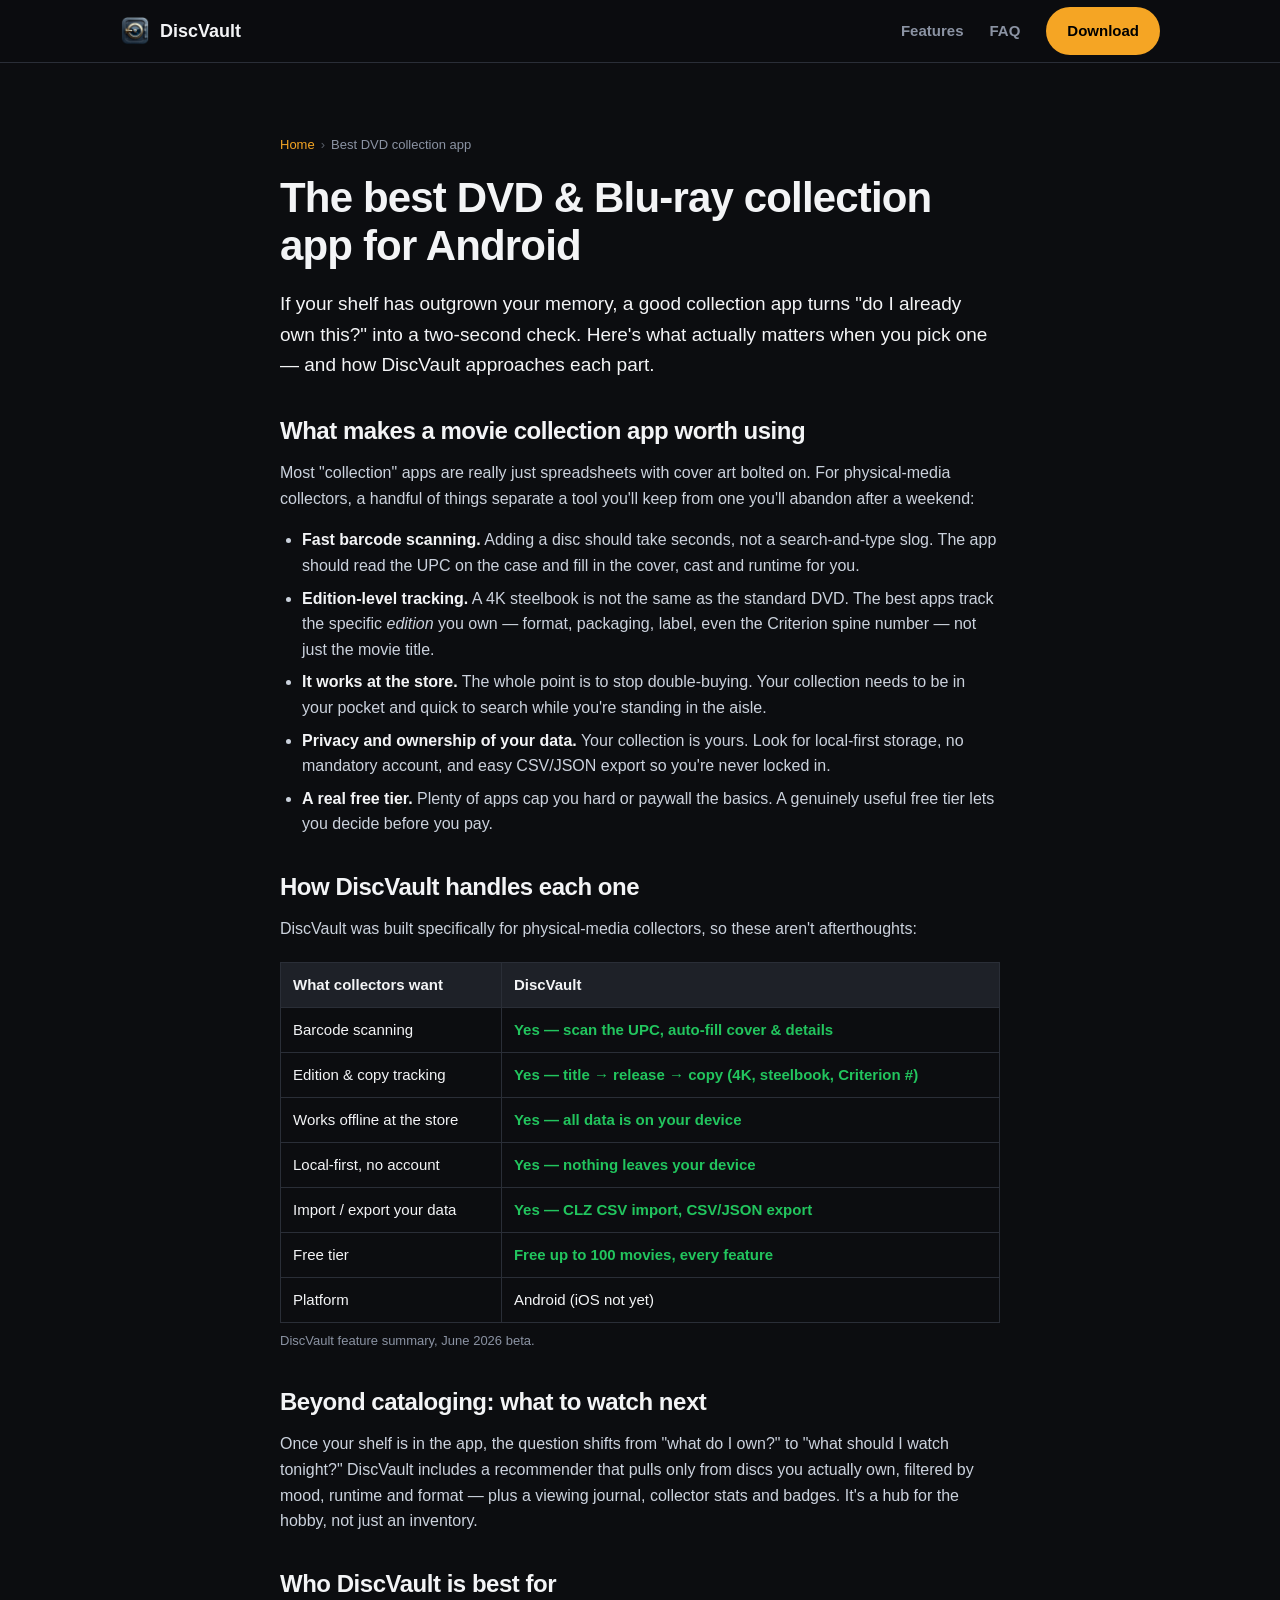
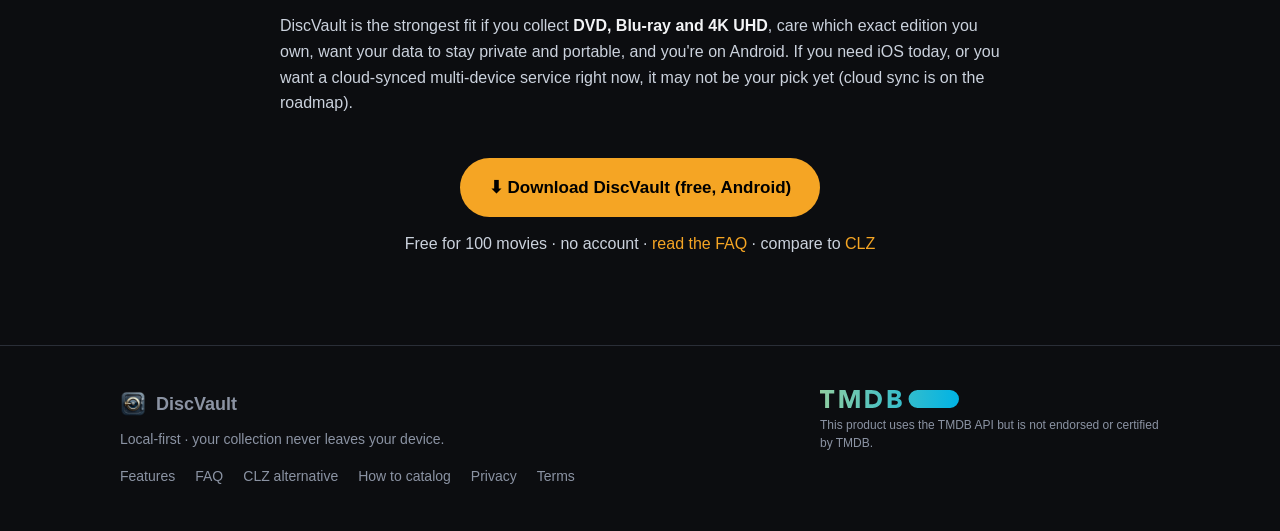
<file: best-dvd-collection-app.html>
<!doctype html>
<html lang="en">
<head>
<meta charset="utf-8" />
<meta name="viewport" content="width=device-width, initial-scale=1" />
<title>The Best DVD &amp; Blu-ray Collection App for Android (2026)</title>
<meta name="description" content="What to look for in a movie collection app — barcode scanning, edition tracking, privacy and price — and how DiscVault catalogs your DVD, Blu-ray and 4K shelf for free." />
<meta name="theme-color" content="#0c0d10" />
<link rel="canonical" href="https://discvault.us/best-dvd-collection-app" />
<link rel="icon" href="/favicon.png" />
<link rel="manifest" href="/site.webmanifest" />

<meta property="og:type" content="article" />
<meta property="og:title" content="The Best DVD & Blu-ray Collection App for Android (2026)" />
<meta property="og:description" content="How to choose a movie collection app — scanning, edition tracking, privacy and price — and where DiscVault fits." />
<meta property="og:url" content="https://discvault.us/best-dvd-collection-app" />
<meta property="og:image" content="https://discvault.us/og-image.png" />
<meta name="twitter:card" content="summary_large_image" />
<meta name="twitter:title" content="The Best DVD & Blu-ray Collection App for Android (2026)" />
<meta name="twitter:description" content="How to choose a movie collection app — scanning, edition tracking, privacy and price." />
<meta name="twitter:image" content="https://discvault.us/og-image.png" />

<link rel="stylesheet" href="/styles.css" />

<script type="application/ld+json">
{
  "@context": "https://schema.org",
  "@graph": [
    {
      "@type": "Article",
      "headline": "The Best DVD & Blu-ray Collection App for Android (2026)",
      "description": "What to look for in a movie collection app — barcode scanning, edition tracking, privacy and price — and how DiscVault catalogs your DVD, Blu-ray and 4K shelf for free.",
      "image": "https://discvault.us/og-image.png",
      "author": { "@type": "Organization", "name": "DiscVault", "url": "https://discvault.us/" },
      "publisher": { "@type": "Organization", "name": "DiscVault", "logo": { "@type": "ImageObject", "url": "https://discvault.us/icon.png" } },
      "datePublished": "2026-06-19",
      "dateModified": "2026-06-19",
      "mainEntityOfPage": "https://discvault.us/best-dvd-collection-app"
    },
    {
      "@type": "BreadcrumbList",
      "itemListElement": [
        { "@type": "ListItem", "position": 1, "name": "Home", "item": "https://discvault.us/" },
        { "@type": "ListItem", "position": 2, "name": "Best DVD collection app", "item": "https://discvault.us/best-dvd-collection-app" }
      ]
    }
  ]
}
</script>
</head>
<body>

<header>
  <div class="wrap">
    <a class="brand" href="/"><img src="/icon.png" alt="DiscVault icon" /> DiscVault</a>
    <nav class="nav">
      <a class="link" href="/#features">Features</a>
      <a class="link" href="/faq">FAQ</a>
      <a class="btn btn-accent" href="/download">Download</a>
    </nav>
  </div>
</header>

<main>
  <section>
    <div class="wrap prose">
      <nav class="crumbs" aria-label="Breadcrumb">
        <a href="/">Home</a><span>›</span>Best DVD collection app
      </nav>

      <h1>The best DVD &amp; Blu-ray collection app for Android</h1>
      <p class="lead">If your shelf has outgrown your memory, a good collection app turns "do I already own this?" into a two-second check. Here's what actually matters when you pick one — and how DiscVault approaches each part.</p>

      <h2>What makes a movie collection app worth using</h2>
      <p>Most "collection" apps are really just spreadsheets with cover art bolted on. For physical-media collectors, a handful of things separate a tool you'll keep from one you'll abandon after a weekend:</p>
      <ul>
        <li><strong>Fast barcode scanning.</strong> Adding a disc should take seconds, not a search-and-type slog. The app should read the UPC on the case and fill in the cover, cast and runtime for you.</li>
        <li><strong>Edition-level tracking.</strong> A 4K steelbook is not the same as the standard DVD. The best apps track the specific <em>edition</em> you own — format, packaging, label, even the Criterion spine number — not just the movie title.</li>
        <li><strong>It works at the store.</strong> The whole point is to stop double-buying. Your collection needs to be in your pocket and quick to search while you're standing in the aisle.</li>
        <li><strong>Privacy and ownership of your data.</strong> Your collection is yours. Look for local-first storage, no mandatory account, and easy CSV/JSON export so you're never locked in.</li>
        <li><strong>A real free tier.</strong> Plenty of apps cap you hard or paywall the basics. A genuinely useful free tier lets you decide before you pay.</li>
      </ul>

      <h2>How DiscVault handles each one</h2>
      <p>DiscVault was built specifically for physical-media collectors, so these aren't afterthoughts:</p>
      <table class="cmp">
        <thead>
          <tr><th>What collectors want</th><th>DiscVault</th></tr>
        </thead>
        <tbody>
          <tr><td>Barcode scanning</td><td class="y">Yes — scan the UPC, auto-fill cover &amp; details</td></tr>
          <tr><td>Edition &amp; copy tracking</td><td class="y">Yes — title → release → copy (4K, steelbook, Criterion #)</td></tr>
          <tr><td>Works offline at the store</td><td class="y">Yes — all data is on your device</td></tr>
          <tr><td>Local-first, no account</td><td class="y">Yes — nothing leaves your device</td></tr>
          <tr><td>Import / export your data</td><td class="y">Yes — CLZ CSV import, CSV/JSON export</td></tr>
          <tr><td>Free tier</td><td class="y">Free up to 100 movies, every feature</td></tr>
          <tr><td>Platform</td><td>Android (iOS not yet)</td></tr>
        </tbody>
        <caption>DiscVault feature summary, June 2026 beta.</caption>
      </table>

      <h2>Beyond cataloging: what to watch next</h2>
      <p>Once your shelf is in the app, the question shifts from "what do I own?" to "what should I watch tonight?" DiscVault includes a recommender that pulls only from discs you actually own, filtered by mood, runtime and format — plus a viewing journal, collector stats and badges. It's a hub for the hobby, not just an inventory.</p>

      <h2>Who DiscVault is best for</h2>
      <p>DiscVault is the strongest fit if you collect <strong>DVD, Blu-ray and 4K UHD</strong>, care which exact edition you own, want your data to stay private and portable, and you're on Android. If you need iOS today, or you want a cloud-synced multi-device service right now, it may not be your pick yet (cloud sync is on the roadmap).</p>

      <div class="cta-band">
        <a class="btn btn-accent btn-lg" href="/download">⬇ Download DiscVault (free, Android)</a>
        <p class="muted" style="margin-top:14px;">Free for 100 movies · no account · <a href="/faq" style="color:var(--accent)">read the FAQ</a> · compare to <a href="/clz-alternative" style="color:var(--accent)">CLZ</a></p>
      </div>
    </div>
  </section>
</main>

<footer>
  <div class="wrap">
    <div>
      <div class="brand" style="margin-bottom:10px;"><img src="/icon.png" alt="" style="width:26px;height:26px;border-radius:7px;" /> DiscVault</div>
      <div>Local-first · your collection never leaves your device.</div>
      <div class="foot-links" style="margin-top:14px;">
        <a href="/#features">Features</a>
        <a href="/faq">FAQ</a>
        <a href="/clz-alternative">CLZ alternative</a>
        <a href="/how-to-catalog-movie-collection">How to catalog</a>
        <a href="/privacy">Privacy</a>
        <a href="/terms">Terms</a>
      </div>
    </div>
    <div class="tmdb-attr">
      <img src="/tmdb.svg" alt="TMDB" />
      <p>This product uses the TMDB API but is not endorsed or certified by TMDB.</p>
    </div>
  </div>
</footer>

</body>
</html>
</file>
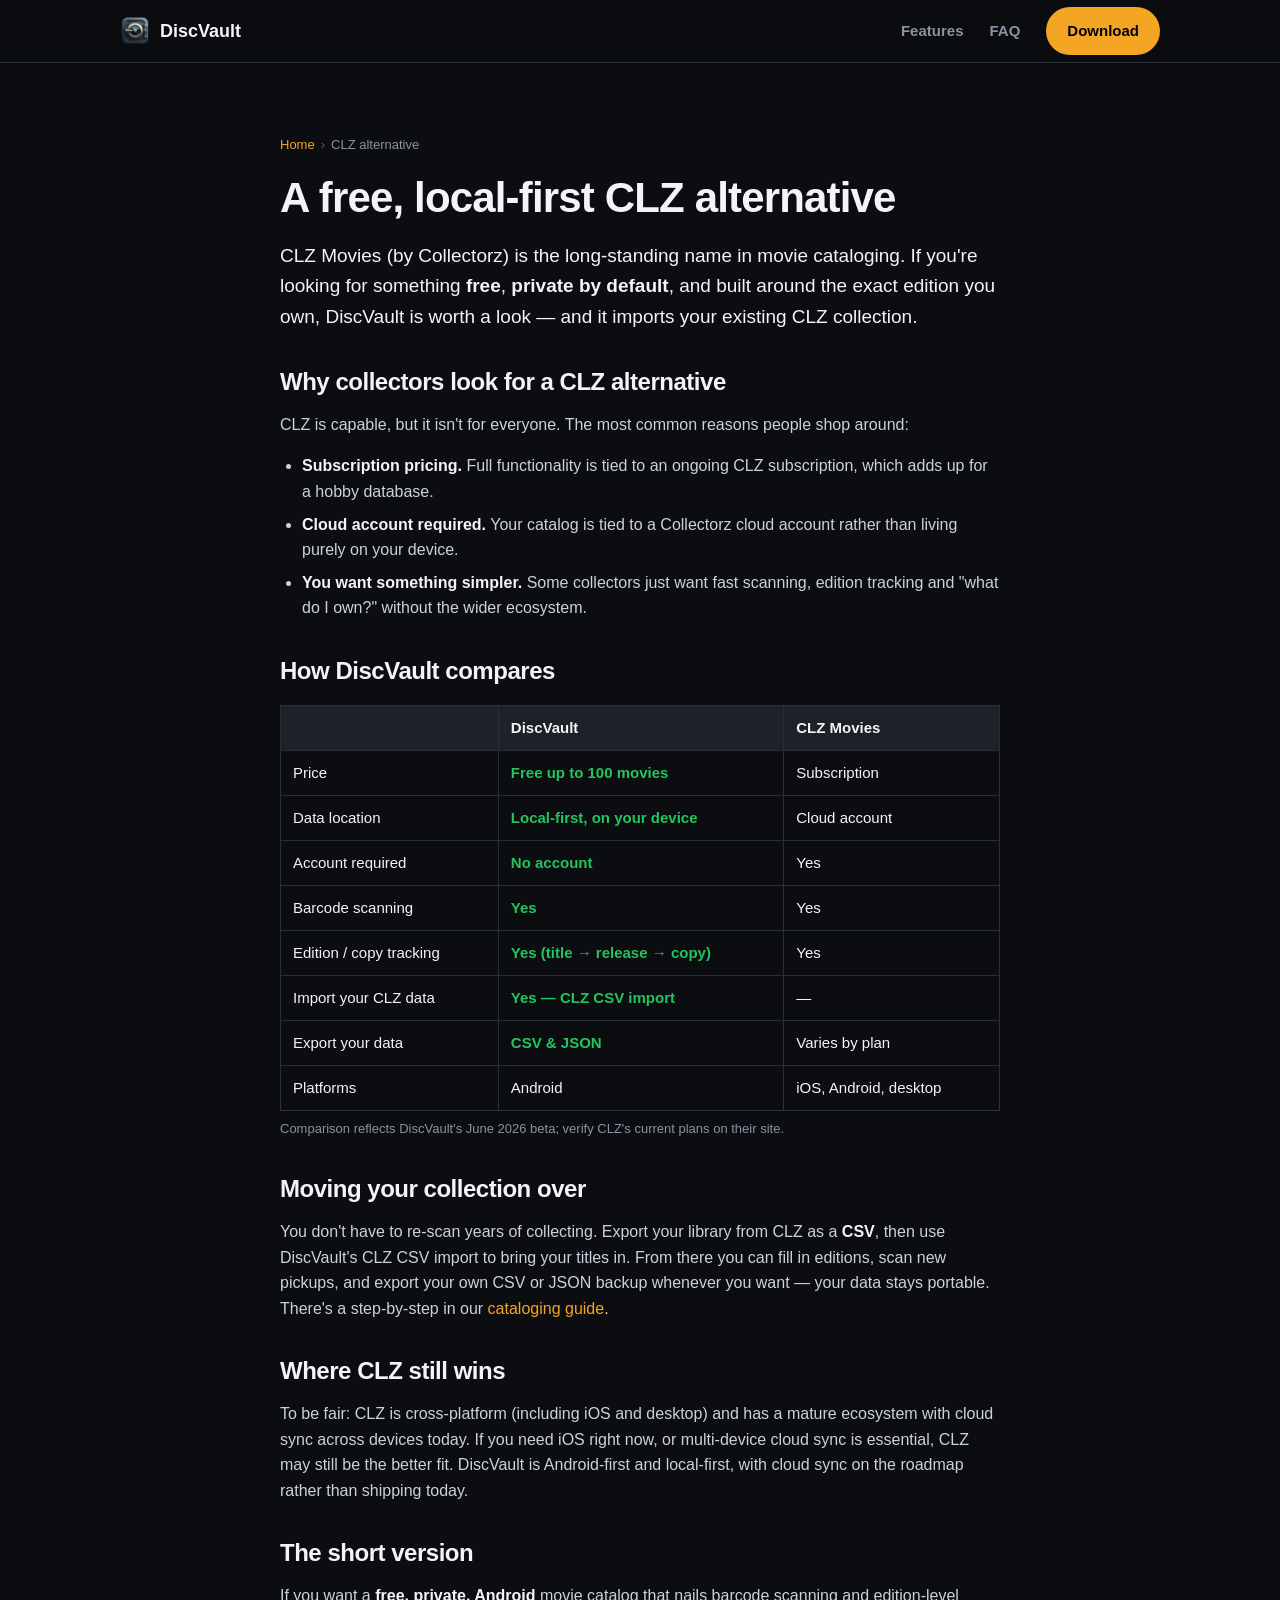
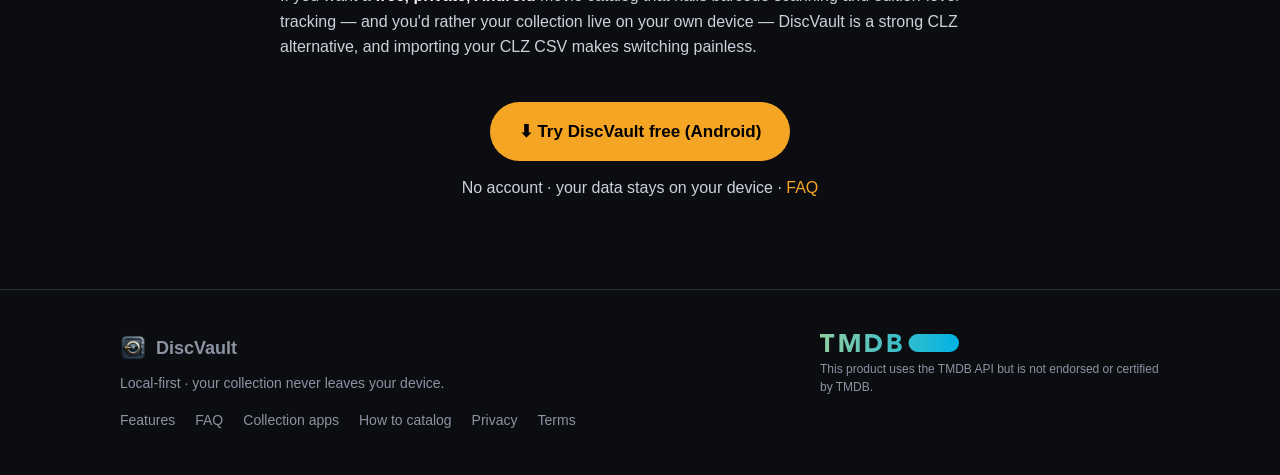
<file: clz-alternative.html>
<!doctype html>
<html lang="en">
<head>
<meta charset="utf-8" />
<meta name="viewport" content="width=device-width, initial-scale=1" />
<title>A Free, Local-First CLZ Alternative for Movie Collectors</title>
<meta name="description" content="Looking for a CLZ Movies alternative? DiscVault is a free, local-first Android app that scans barcodes, tracks editions, imports your CLZ CSV, and keeps your data on your device." />
<meta name="theme-color" content="#0c0d10" />
<link rel="canonical" href="https://discvault.us/clz-alternative" />
<link rel="icon" href="/favicon.png" />
<link rel="manifest" href="/site.webmanifest" />

<meta property="og:type" content="article" />
<meta property="og:title" content="A Free, Local-First CLZ Alternative for Movie Collectors" />
<meta property="og:description" content="DiscVault is a free, local-first alternative to CLZ Movies — barcode scanning, edition tracking, CLZ CSV import, and your data stays on your device." />
<meta property="og:url" content="https://discvault.us/clz-alternative" />
<meta property="og:image" content="https://discvault.us/og-image.png" />
<meta name="twitter:card" content="summary_large_image" />
<meta name="twitter:title" content="A Free, Local-First CLZ Alternative for Movie Collectors" />
<meta name="twitter:description" content="DiscVault is a free, local-first alternative to CLZ Movies — scanning, edition tracking, CLZ CSV import." />
<meta name="twitter:image" content="https://discvault.us/og-image.png" />

<link rel="stylesheet" href="/styles.css" />

<script type="application/ld+json">
{
  "@context": "https://schema.org",
  "@graph": [
    {
      "@type": "Article",
      "headline": "A Free, Local-First CLZ Alternative for Movie Collectors",
      "description": "Looking for a CLZ Movies alternative? DiscVault is a free, local-first Android app that scans barcodes, tracks editions, imports your CLZ CSV, and keeps your data on your device.",
      "image": "https://discvault.us/og-image.png",
      "author": { "@type": "Organization", "name": "DiscVault", "url": "https://discvault.us/" },
      "publisher": { "@type": "Organization", "name": "DiscVault", "logo": { "@type": "ImageObject", "url": "https://discvault.us/icon.png" } },
      "datePublished": "2026-06-19",
      "dateModified": "2026-06-19",
      "mainEntityOfPage": "https://discvault.us/clz-alternative"
    },
    {
      "@type": "BreadcrumbList",
      "itemListElement": [
        { "@type": "ListItem", "position": 1, "name": "Home", "item": "https://discvault.us/" },
        { "@type": "ListItem", "position": 2, "name": "CLZ alternative", "item": "https://discvault.us/clz-alternative" }
      ]
    }
  ]
}
</script>
</head>
<body>

<header>
  <div class="wrap">
    <a class="brand" href="/"><img src="/icon.png" alt="DiscVault icon" /> DiscVault</a>
    <nav class="nav">
      <a class="link" href="/#features">Features</a>
      <a class="link" href="/faq">FAQ</a>
      <a class="btn btn-accent" href="/download">Download</a>
    </nav>
  </div>
</header>

<main>
  <section>
    <div class="wrap prose">
      <nav class="crumbs" aria-label="Breadcrumb">
        <a href="/">Home</a><span>›</span>CLZ alternative
      </nav>

      <h1>A free, local-first CLZ alternative</h1>
      <p class="lead">CLZ Movies (by Collectorz) is the long-standing name in movie cataloging. If you're looking for something <strong>free</strong>, <strong>private by default</strong>, and built around the exact edition you own, DiscVault is worth a look — and it imports your existing CLZ collection.</p>

      <h2>Why collectors look for a CLZ alternative</h2>
      <p>CLZ is capable, but it isn't for everyone. The most common reasons people shop around:</p>
      <ul>
        <li><strong>Subscription pricing.</strong> Full functionality is tied to an ongoing CLZ subscription, which adds up for a hobby database.</li>
        <li><strong>Cloud account required.</strong> Your catalog is tied to a Collectorz cloud account rather than living purely on your device.</li>
        <li><strong>You want something simpler.</strong> Some collectors just want fast scanning, edition tracking and "what do I own?" without the wider ecosystem.</li>
      </ul>

      <h2>How DiscVault compares</h2>
      <table class="cmp">
        <thead>
          <tr><th>&nbsp;</th><th>DiscVault</th><th>CLZ Movies</th></tr>
        </thead>
        <tbody>
          <tr><td>Price</td><td class="y">Free up to 100 movies</td><td>Subscription</td></tr>
          <tr><td>Data location</td><td class="y">Local-first, on your device</td><td>Cloud account</td></tr>
          <tr><td>Account required</td><td class="y">No account</td><td>Yes</td></tr>
          <tr><td>Barcode scanning</td><td class="y">Yes</td><td>Yes</td></tr>
          <tr><td>Edition / copy tracking</td><td class="y">Yes (title → release → copy)</td><td>Yes</td></tr>
          <tr><td>Import your CLZ data</td><td class="y">Yes — CLZ CSV import</td><td>—</td></tr>
          <tr><td>Export your data</td><td class="y">CSV &amp; JSON</td><td>Varies by plan</td></tr>
          <tr><td>Platforms</td><td>Android</td><td>iOS, Android, desktop</td></tr>
        </tbody>
        <caption>Comparison reflects DiscVault's June 2026 beta; verify CLZ's current plans on their site.</caption>
      </table>

      <h2>Moving your collection over</h2>
      <p>You don't have to re-scan years of collecting. Export your library from CLZ as a <strong>CSV</strong>, then use DiscVault's CLZ CSV import to bring your titles in. From there you can fill in editions, scan new pickups, and export your own CSV or JSON backup whenever you want — your data stays portable. There's a step-by-step in our <a href="/how-to-catalog-movie-collection">cataloging guide</a>.</p>

      <h2>Where CLZ still wins</h2>
      <p>To be fair: CLZ is cross-platform (including iOS and desktop) and has a mature ecosystem with cloud sync across devices today. If you need iOS right now, or multi-device cloud sync is essential, CLZ may still be the better fit. DiscVault is Android-first and local-first, with cloud sync on the roadmap rather than shipping today.</p>

      <h2>The short version</h2>
      <p>If you want a <strong>free, private, Android</strong> movie catalog that nails barcode scanning and edition-level tracking — and you'd rather your collection live on your own device — DiscVault is a strong CLZ alternative, and importing your CLZ CSV makes switching painless.</p>

      <div class="cta-band">
        <a class="btn btn-accent btn-lg" href="/download">⬇ Try DiscVault free (Android)</a>
        <p class="muted" style="margin-top:14px;">No account · your data stays on your device · <a href="/faq" style="color:var(--accent)">FAQ</a></p>
      </div>
    </div>
  </section>
</main>

<footer>
  <div class="wrap">
    <div>
      <div class="brand" style="margin-bottom:10px;"><img src="/icon.png" alt="" style="width:26px;height:26px;border-radius:7px;" /> DiscVault</div>
      <div>Local-first · your collection never leaves your device.</div>
      <div class="foot-links" style="margin-top:14px;">
        <a href="/#features">Features</a>
        <a href="/faq">FAQ</a>
        <a href="/best-dvd-collection-app">Collection apps</a>
        <a href="/how-to-catalog-movie-collection">How to catalog</a>
        <a href="/privacy">Privacy</a>
        <a href="/terms">Terms</a>
      </div>
    </div>
    <div class="tmdb-attr">
      <img src="/tmdb.svg" alt="TMDB" />
      <p>This product uses the TMDB API but is not endorsed or certified by TMDB.</p>
    </div>
  </div>
</footer>

</body>
</html>
</file>
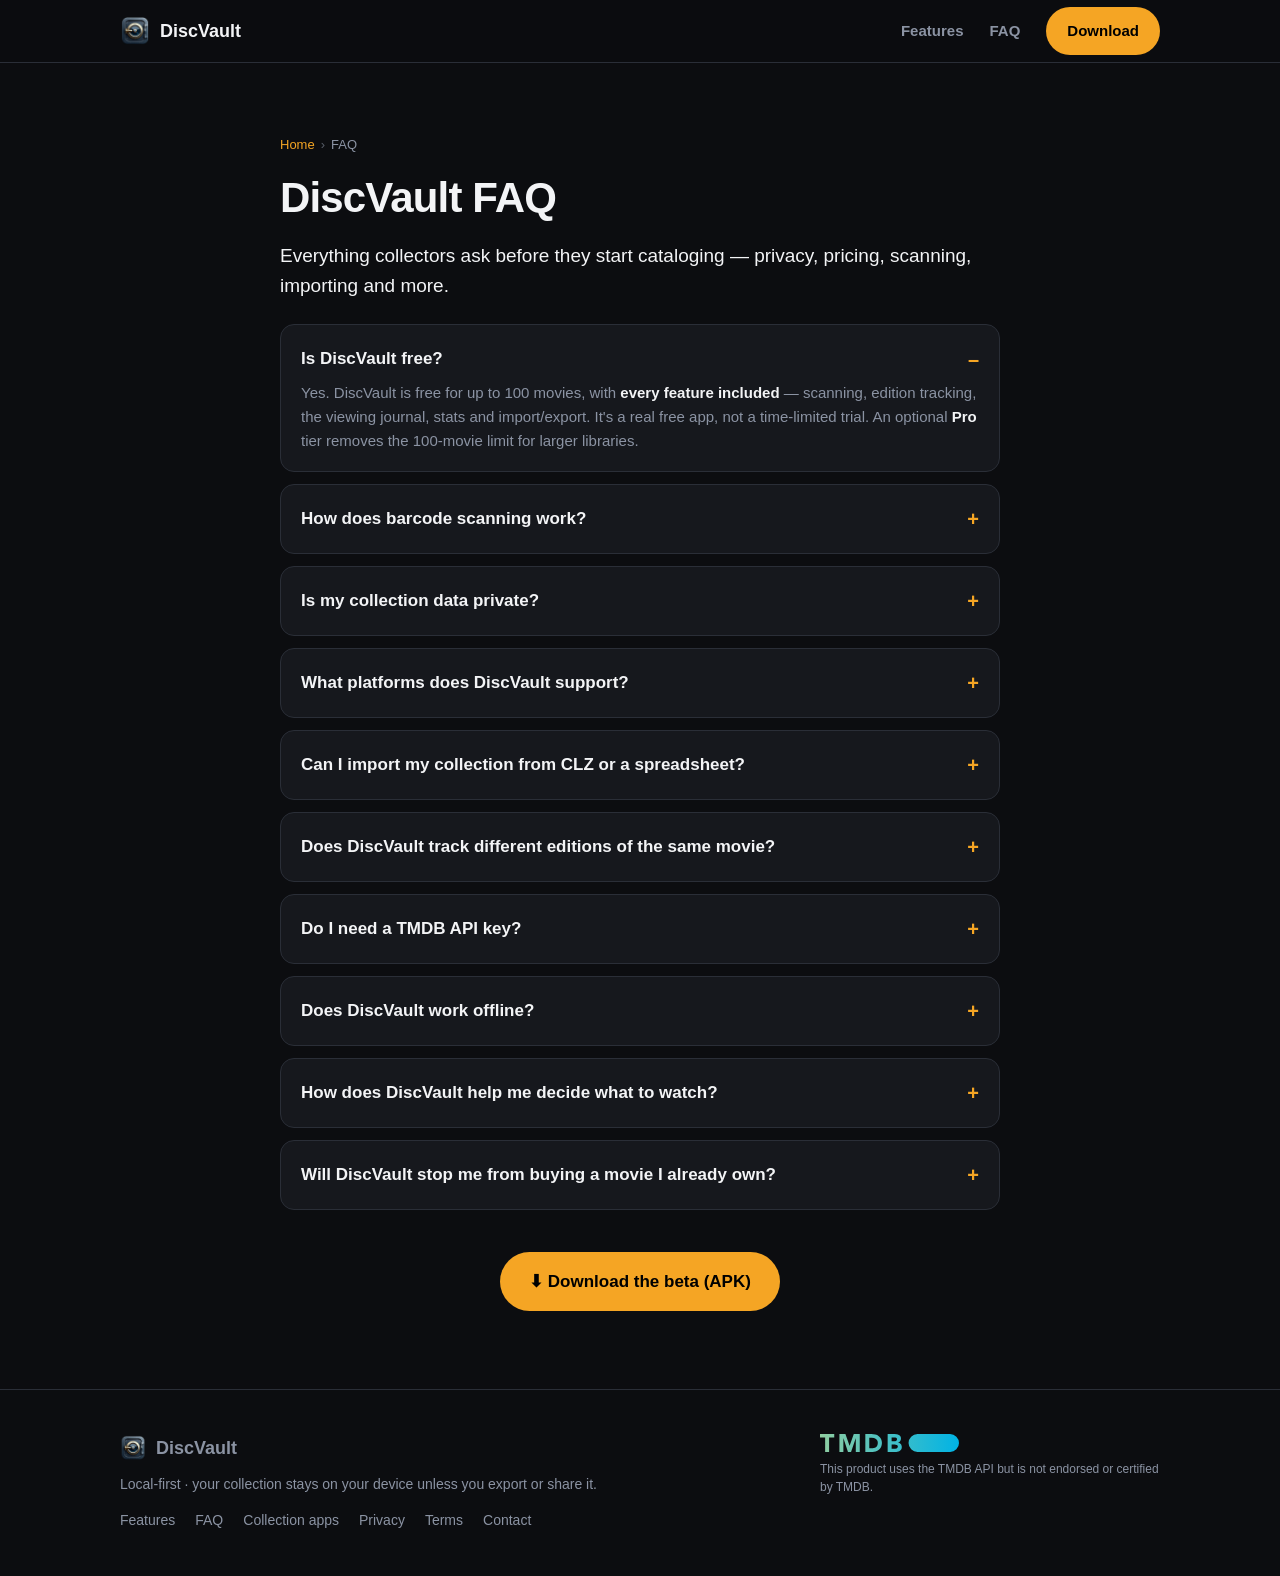
<file: faq.html>
<!doctype html>
<html lang="en">
<head>
<meta charset="utf-8" />
<meta name="viewport" content="width=device-width, initial-scale=1" />
<title>DiscVault FAQ — DVD, Blu-ray &amp; 4K Collection App</title>
<meta name="description" content="Answers to common questions about DiscVault: is it free, how scanning works, privacy, importing from CLZ, supported platforms, and what to watch next." />
<meta name="theme-color" content="#0c0d10" />
<link rel="canonical" href="https://discvault.us/faq" />
<link rel="icon" href="/favicon.png" />
<link rel="manifest" href="/site.webmanifest" />

<meta property="og:type" content="website" />
<meta property="og:title" content="DiscVault FAQ — your movie collection, answered" />
<meta property="og:description" content="Is DiscVault free? How does barcode scanning work? Can I import from CLZ? Answers to the most common questions." />
<meta property="og:url" content="https://discvault.us/faq" />
<meta property="og:image" content="https://discvault.us/og-image.png" />
<meta name="twitter:card" content="summary_large_image" />
<meta name="twitter:title" content="DiscVault FAQ — your movie collection, answered" />
<meta name="twitter:description" content="Is DiscVault free? How does scanning work? Can I import from CLZ? The common questions, answered." />
<meta name="twitter:image" content="https://discvault.us/og-image.png" />

<link rel="stylesheet" href="/styles.css" />

<script type="application/ld+json">
{
  "@context": "https://schema.org",
  "@type": "FAQPage",
  "mainEntity": [
    {
      "@type": "Question",
      "name": "Is DiscVault free?",
      "acceptedAnswer": { "@type": "Answer", "text": "Yes. DiscVault is free for up to 100 movies, with every feature included — scanning, edition tracking, the viewing journal, stats and import/export. It is a real free app, not a time-limited trial. An optional Pro tier removes the 100-movie limit for collectors with larger libraries." }
    },
    {
      "@type": "Question",
      "name": "How does barcode scanning work?",
      "acceptedAnswer": { "@type": "Answer", "text": "Point your phone's camera at the barcode on a disc case. DiscVault looks the barcode up, finds the matching film, and pulls in the cover art, cast and runtime, then files it in your collection in seconds. You confirm the match, and the barcode is cached on your device so the same disc is never looked up twice." }
    },
    {
      "@type": "Question",
      "name": "Is my collection data private?",
      "acceptedAnswer": { "@type": "Answer", "text": "Yes. DiscVault is local-first: your collection stays on your device unless you choose to export or share it. No DiscVault account login is required. In native builds with RevenueCat enabled, RevenueCat uses an anonymous App User ID and purchase/subscription information for Pro validation, purchase restoration and purchase analytics. It can connect at app launch and when the app returns to the foreground, even if you never open the paywall. Your collection content is not sent to RevenueCat. Other network services include TMDB, UPCItemDB and optional beta-license validation. See the Privacy Policy for details." }
    },
    {
      "@type": "Question",
      "name": "What platforms does DiscVault support?",
      "acceptedAnswer": { "@type": "Answer", "text": "DiscVault is an Android app. During the beta you install it by sideloading the APK from discvault.us; it is also distributed through the Solana dApp Store. An iOS version is not available yet." }
    },
    {
      "@type": "Question",
      "name": "Can I import my collection from CLZ or a spreadsheet?",
      "acceptedAnswer": { "@type": "Answer", "text": "Yes. DiscVault imports a CLZ CSV export, so you can move an existing collection over without re-scanning everything. You can also export your own collection to CSV or a JSON backup at any time from Settings, so your data stays portable." }
    },
    {
      "@type": "Question",
      "name": "Does DiscVault track different editions of the same movie?",
      "acceptedAnswer": { "@type": "Answer", "text": "Yes — this is the core of the app. DiscVault uses a three-level model: title (the film) → release (a specific physical product such as a 4K, Blu-ray, steelbook, slipcover or Criterion edition, with its spine number and UPC) → copy (the individual disc you own, with condition, price and photos). You can own many editions and many copies of the same film." }
    },
    {
      "@type": "Question",
      "name": "Do I need a TMDB API key?",
      "acceptedAnswer": { "@type": "Answer", "text": "Yes — DiscVault uses The Movie Database (TMDB) for cover art and film details, and you paste in your own free TMDB key during setup. The app never bundles a shared key. Getting a key from TMDB is free and takes a minute." }
    },
    {
      "@type": "Question",
      "name": "Does DiscVault work offline?",
      "acceptedAnswer": { "@type": "Answer", "text": "Browsing and managing your saved collection works offline. An internet connection is needed for online movie metadata, cover art and barcode lookups, and for purchasing, restoring or validating Pro access and optional beta licenses. In native builds with RevenueCat enabled, the app can also contact RevenueCat at launch and when it returns to the foreground, even without opening the paywall." }
    },
    {
      "@type": "Question",
      "name": "How does DiscVault help me decide what to watch?",
      "acceptedAnswer": { "@type": "Answer", "text": "DiscVault includes a recommender that pulls from the discs you actually own, filtered by mood, runtime and format — or you can hit Surprise me for a random pick from your shelf. It also keeps a viewing journal so you can track what you've watched and rewatched." }
    },
    {
      "@type": "Question",
      "name": "Will DiscVault stop me from buying a movie I already own?",
      "acceptedAnswer": { "@type": "Answer", "text": "Yes. Because your whole collection is in your pocket, you can check at the store whether you already own a film — and which edition — before you buy, so you never double-buy by accident." }
    }
  ]
}
</script>
</head>
<body>

<header>
  <div class="wrap">
    <a class="brand" href="/"><img src="/icon.png" alt="DiscVault icon" /> DiscVault</a>
    <nav class="nav">
      <a class="link" href="/#features">Features</a>
      <a class="link" href="/faq">FAQ</a>
      <a class="btn btn-accent" href="/download">Download</a>
    </nav>
  </div>
</header>

<main>
  <section>
    <div class="wrap prose">
      <nav class="crumbs" aria-label="Breadcrumb">
        <a href="/">Home</a><span>›</span>FAQ
      </nav>
      <h1>DiscVault FAQ</h1>
      <p class="lead">Everything collectors ask before they start cataloging — privacy, pricing, scanning, importing and more.</p>

      <div class="faq">
        <details open>
          <summary>Is DiscVault free?</summary>
          <div class="a">Yes. DiscVault is free for up to 100 movies, with <strong>every feature included</strong> — scanning, edition tracking, the viewing journal, stats and import/export. It's a real free app, not a time-limited trial. An optional <strong>Pro</strong> tier removes the 100-movie limit for larger libraries.</div>
        </details>
        <details>
          <summary>How does barcode scanning work?</summary>
          <div class="a">Point your phone's camera at the barcode on a disc case. DiscVault looks it up, finds the matching film, and pulls in the cover art, cast and runtime — then files it in your collection in seconds. You confirm the match, and the barcode is cached on your device so the same disc is never looked up twice.</div>
        </details>
        <details>
          <summary>Is my collection data private?</summary>
          <div class="a">Yes. DiscVault is <strong>local-first</strong>: your collection stays on your device unless you choose to export or share it. No DiscVault account login is required. In native builds with RevenueCat enabled, RevenueCat uses an anonymous App User ID and purchase/subscription information for Pro validation, purchase restoration and purchase analytics. It can connect at app launch and when the app returns to the foreground, even if you never open the paywall. <strong>Your collection content is not sent to RevenueCat.</strong> Other network services include TMDB, UPCItemDB and optional beta-license validation. See the <a href="/privacy">Privacy Policy</a> for details.</div>
        </details>
        <details>
          <summary>What platforms does DiscVault support?</summary>
          <div class="a">DiscVault is an <strong>Android</strong> app. During the beta you install it by sideloading the APK from this site; it's also distributed through the Solana dApp Store. There's no iOS version yet.</div>
        </details>
        <details>
          <summary>Can I import my collection from CLZ or a spreadsheet?</summary>
          <div class="a">Yes. DiscVault imports a <strong>CLZ CSV export</strong>, so you can move an existing collection over without re-scanning everything. You can also export your collection to CSV or a JSON backup any time from Settings. More in our <a href="/clz-alternative">CLZ alternative guide</a>.</div>
        </details>
        <details>
          <summary>Does DiscVault track different editions of the same movie?</summary>
          <div class="a">Yes — it's the heart of the app. DiscVault uses a three-level model: <strong>title</strong> (the film) → <strong>release</strong> (a specific product: 4K, Blu-ray, steelbook, slipcover or Criterion edition, with spine number and UPC) → <strong>copy</strong> (the individual disc you own, with condition, price and photos). Own as many editions and copies as you like.</div>
        </details>
        <details>
          <summary>Do I need a TMDB API key?</summary>
          <div class="a">Yes — DiscVault uses The Movie Database (TMDB) for cover art and film details, and you paste in your own <strong>free</strong> TMDB key during setup. The app never bundles a shared key. Getting one from TMDB takes a minute.</div>
        </details>
        <details>
          <summary>Does DiscVault work offline?</summary>
          <div class="a">Browsing and managing your saved collection works offline. An internet connection is needed for online movie metadata, cover art and barcode lookups, and for purchasing, restoring or validating Pro access and optional beta licenses. In native builds with RevenueCat enabled, the app can also contact RevenueCat at launch and when it returns to the foreground, even without opening the paywall.</div>
        </details>
        <details>
          <summary>How does DiscVault help me decide what to watch?</summary>
          <div class="a">It includes a recommender that pulls from the discs you actually own — filtered by mood, runtime and format — or you can hit <strong>Surprise me</strong> for a random pick. A viewing journal tracks what you've watched and rewatched.</div>
        </details>
        <details>
          <summary>Will DiscVault stop me from buying a movie I already own?</summary>
          <div class="a">Yes. With your whole collection in your pocket, you can check at the store whether you already own a film — and which edition — before you buy, so you never double-buy by accident.</div>
        </details>
      </div>

      <div class="cta-band">
        <a class="btn btn-accent btn-lg" href="/download">⬇ Download the beta (APK)</a>
      </div>
    </div>
  </section>
</main>

<footer>
  <div class="wrap">
    <div>
      <div class="brand" style="margin-bottom:10px;"><img src="/icon.png" alt="" style="width:26px;height:26px;border-radius:7px;" /> DiscVault</div>
      <div>Local-first · your collection stays on your device unless you export or share it.</div>
      <div class="foot-links" style="margin-top:14px;">
        <a href="/#features">Features</a>
        <a href="/faq">FAQ</a>
        <a href="/best-dvd-collection-app">Collection apps</a>
        <a href="/privacy">Privacy</a>
        <a href="/terms">Terms</a>
        <a href="mailto:tex@discvault.us">Contact</a>
      </div>
    </div>
    <div class="tmdb-attr">
      <img src="/tmdb.svg" alt="TMDB" />
      <p>This product uses the TMDB API but is not endorsed or certified by TMDB.</p>
    </div>
  </div>
</footer>

</body>
</html>
</file>
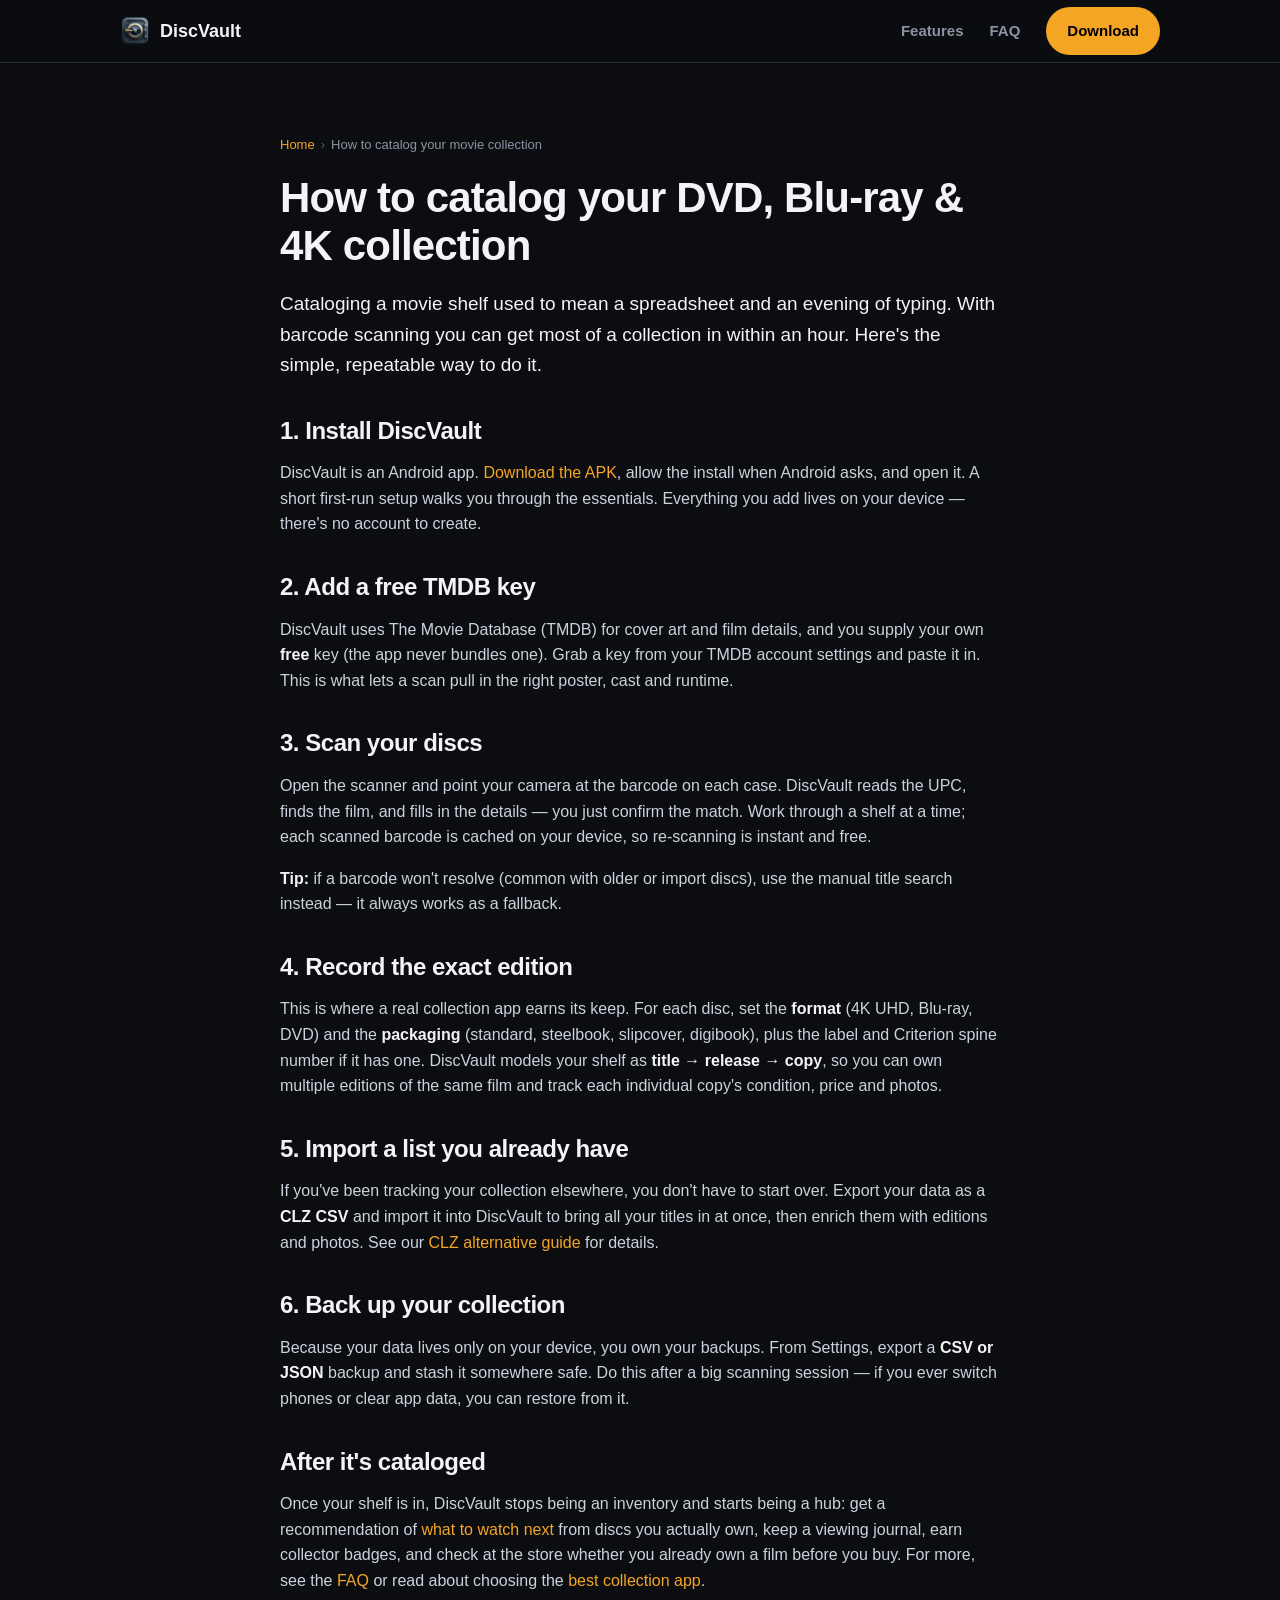
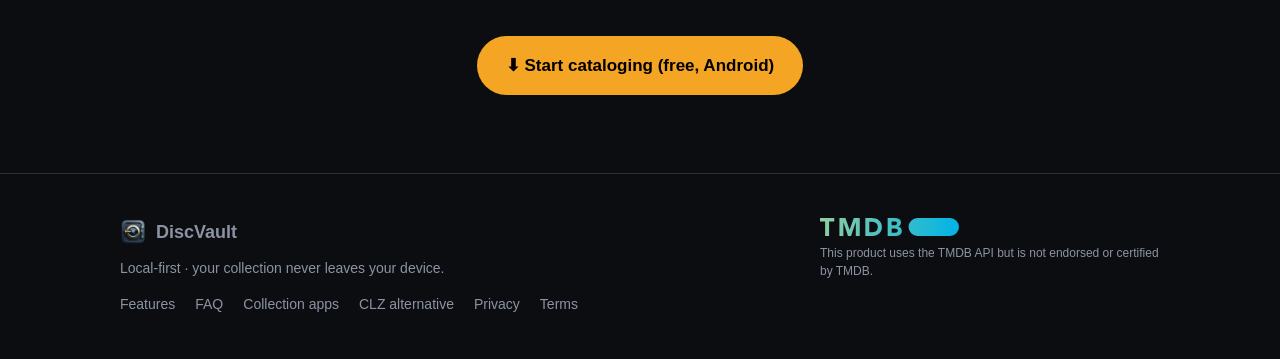
<file: how-to-catalog-movie-collection.html>
<!doctype html>
<html lang="en">
<head>
<meta charset="utf-8" />
<meta name="viewport" content="width=device-width, initial-scale=1" />
<title>How to Catalog Your DVD, Blu-ray &amp; 4K Collection (2026)</title>
<meta name="description" content="A step-by-step guide to cataloging your movie collection on Android — scan barcodes, track editions, import a CLZ CSV, and back up your data. Free with DiscVault." />
<meta name="theme-color" content="#0c0d10" />
<link rel="canonical" href="https://discvault.us/how-to-catalog-movie-collection" />
<link rel="icon" href="/favicon.png" />
<link rel="manifest" href="/site.webmanifest" />

<meta property="og:type" content="article" />
<meta property="og:title" content="How to Catalog Your DVD, Blu-ray & 4K Collection (2026)" />
<meta property="og:description" content="Step-by-step: scan barcodes, track editions, import a CLZ CSV, and back up your movie collection on Android." />
<meta property="og:url" content="https://discvault.us/how-to-catalog-movie-collection" />
<meta property="og:image" content="https://discvault.us/og-image.png" />
<meta name="twitter:card" content="summary_large_image" />
<meta name="twitter:title" content="How to Catalog Your DVD, Blu-ray & 4K Collection (2026)" />
<meta name="twitter:description" content="Step-by-step: scan, track editions, import a CLZ CSV, and back up your movie collection." />
<meta name="twitter:image" content="https://discvault.us/og-image.png" />

<link rel="stylesheet" href="/styles.css" />

<script type="application/ld+json">
{
  "@context": "https://schema.org",
  "@graph": [
    {
      "@type": "HowTo",
      "name": "How to catalog your DVD, Blu-ray & 4K collection",
      "description": "A step-by-step guide to cataloging a physical movie collection on Android with DiscVault.",
      "image": "https://discvault.us/og-image.png",
      "totalTime": "PT20M",
      "supply": [
        { "@type": "HowToSupply", "name": "An Android phone" },
        { "@type": "HowToSupply", "name": "Your DVD, Blu-ray and 4K discs" },
        { "@type": "HowToSupply", "name": "A free TMDB API key" }
      ],
      "step": [
        { "@type": "HowToStep", "name": "Install DiscVault", "text": "Download and install the DiscVault APK on your Android phone, then complete the quick first-run setup.", "url": "https://discvault.us/how-to-catalog-movie-collection#step-1" },
        { "@type": "HowToStep", "name": "Add a free TMDB key", "text": "Paste in your own free TMDB API key so DiscVault can fetch cover art and film details.", "url": "https://discvault.us/how-to-catalog-movie-collection#step-2" },
        { "@type": "HowToStep", "name": "Scan your discs", "text": "Scan each disc's barcode; DiscVault auto-fills the cover, cast and runtime. Confirm the match to file it.", "url": "https://discvault.us/how-to-catalog-movie-collection#step-3" },
        { "@type": "HowToStep", "name": "Record the edition", "text": "Set the format and packaging (4K, Blu-ray, steelbook, slipcover, Criterion spine number) so you track the exact edition you own.", "url": "https://discvault.us/how-to-catalog-movie-collection#step-4" },
        { "@type": "HowToStep", "name": "Import an existing list", "text": "Already have a list? Import a CLZ CSV to bring titles in without re-scanning.", "url": "https://discvault.us/how-to-catalog-movie-collection#step-5" },
        { "@type": "HowToStep", "name": "Back up your collection", "text": "Export a CSV or JSON backup from Settings so your data stays safe and portable.", "url": "https://discvault.us/how-to-catalog-movie-collection#step-6" }
      ]
    },
    {
      "@type": "BreadcrumbList",
      "itemListElement": [
        { "@type": "ListItem", "position": 1, "name": "Home", "item": "https://discvault.us/" },
        { "@type": "ListItem", "position": 2, "name": "How to catalog your movie collection", "item": "https://discvault.us/how-to-catalog-movie-collection" }
      ]
    }
  ]
}
</script>
</head>
<body>

<header>
  <div class="wrap">
    <a class="brand" href="/"><img src="/icon.png" alt="DiscVault icon" /> DiscVault</a>
    <nav class="nav">
      <a class="link" href="/#features">Features</a>
      <a class="link" href="/faq">FAQ</a>
      <a class="btn btn-accent" href="/download">Download</a>
    </nav>
  </div>
</header>

<main>
  <section>
    <div class="wrap prose">
      <nav class="crumbs" aria-label="Breadcrumb">
        <a href="/">Home</a><span>›</span>How to catalog your movie collection
      </nav>

      <h1>How to catalog your DVD, Blu-ray &amp; 4K collection</h1>
      <p class="lead">Cataloging a movie shelf used to mean a spreadsheet and an evening of typing. With barcode scanning you can get most of a collection in within an hour. Here's the simple, repeatable way to do it.</p>

      <h2 id="step-1">1. Install DiscVault</h2>
      <p>DiscVault is an Android app. <a href="/download">Download the APK</a>, allow the install when Android asks, and open it. A short first-run setup walks you through the essentials. Everything you add lives on your device — there's no account to create.</p>

      <h2 id="step-2">2. Add a free TMDB key</h2>
      <p>DiscVault uses The Movie Database (TMDB) for cover art and film details, and you supply your own <strong>free</strong> key (the app never bundles one). Grab a key from your TMDB account settings and paste it in. This is what lets a scan pull in the right poster, cast and runtime.</p>

      <h2 id="step-3">3. Scan your discs</h2>
      <p>Open the scanner and point your camera at the barcode on each case. DiscVault reads the UPC, finds the film, and fills in the details — you just confirm the match. Work through a shelf at a time; each scanned barcode is cached on your device, so re-scanning is instant and free.</p>
      <p><strong>Tip:</strong> if a barcode won't resolve (common with older or import discs), use the manual title search instead — it always works as a fallback.</p>

      <h2 id="step-4">4. Record the exact edition</h2>
      <p>This is where a real collection app earns its keep. For each disc, set the <strong>format</strong> (4K UHD, Blu-ray, DVD) and the <strong>packaging</strong> (standard, steelbook, slipcover, digibook), plus the label and Criterion spine number if it has one. DiscVault models your shelf as <strong>title → release → copy</strong>, so you can own multiple editions of the same film and track each individual copy's condition, price and photos.</p>

      <h2 id="step-5">5. Import a list you already have</h2>
      <p>If you've been tracking your collection elsewhere, you don't have to start over. Export your data as a <strong>CLZ CSV</strong> and import it into DiscVault to bring all your titles in at once, then enrich them with editions and photos. See our <a href="/clz-alternative">CLZ alternative guide</a> for details.</p>

      <h2 id="step-6">6. Back up your collection</h2>
      <p>Because your data lives only on your device, you own your backups. From Settings, export a <strong>CSV or JSON</strong> backup and stash it somewhere safe. Do this after a big scanning session — if you ever switch phones or clear app data, you can restore from it.</p>

      <h2>After it's cataloged</h2>
      <p>Once your shelf is in, DiscVault stops being an inventory and starts being a hub: get a recommendation of <a href="/#features">what to watch next</a> from discs you actually own, keep a viewing journal, earn collector badges, and check at the store whether you already own a film before you buy. For more, see the <a href="/faq">FAQ</a> or read about choosing the <a href="/best-dvd-collection-app">best collection app</a>.</p>

      <div class="cta-band">
        <a class="btn btn-accent btn-lg" href="/download">⬇ Start cataloging (free, Android)</a>
      </div>
    </div>
  </section>
</main>

<footer>
  <div class="wrap">
    <div>
      <div class="brand" style="margin-bottom:10px;"><img src="/icon.png" alt="" style="width:26px;height:26px;border-radius:7px;" /> DiscVault</div>
      <div>Local-first · your collection never leaves your device.</div>
      <div class="foot-links" style="margin-top:14px;">
        <a href="/#features">Features</a>
        <a href="/faq">FAQ</a>
        <a href="/best-dvd-collection-app">Collection apps</a>
        <a href="/clz-alternative">CLZ alternative</a>
        <a href="/privacy">Privacy</a>
        <a href="/terms">Terms</a>
      </div>
    </div>
    <div class="tmdb-attr">
      <img src="/tmdb.svg" alt="TMDB" />
      <p>This product uses the TMDB API but is not endorsed or certified by TMDB.</p>
    </div>
  </div>
</footer>

</body>
</html>
</file>
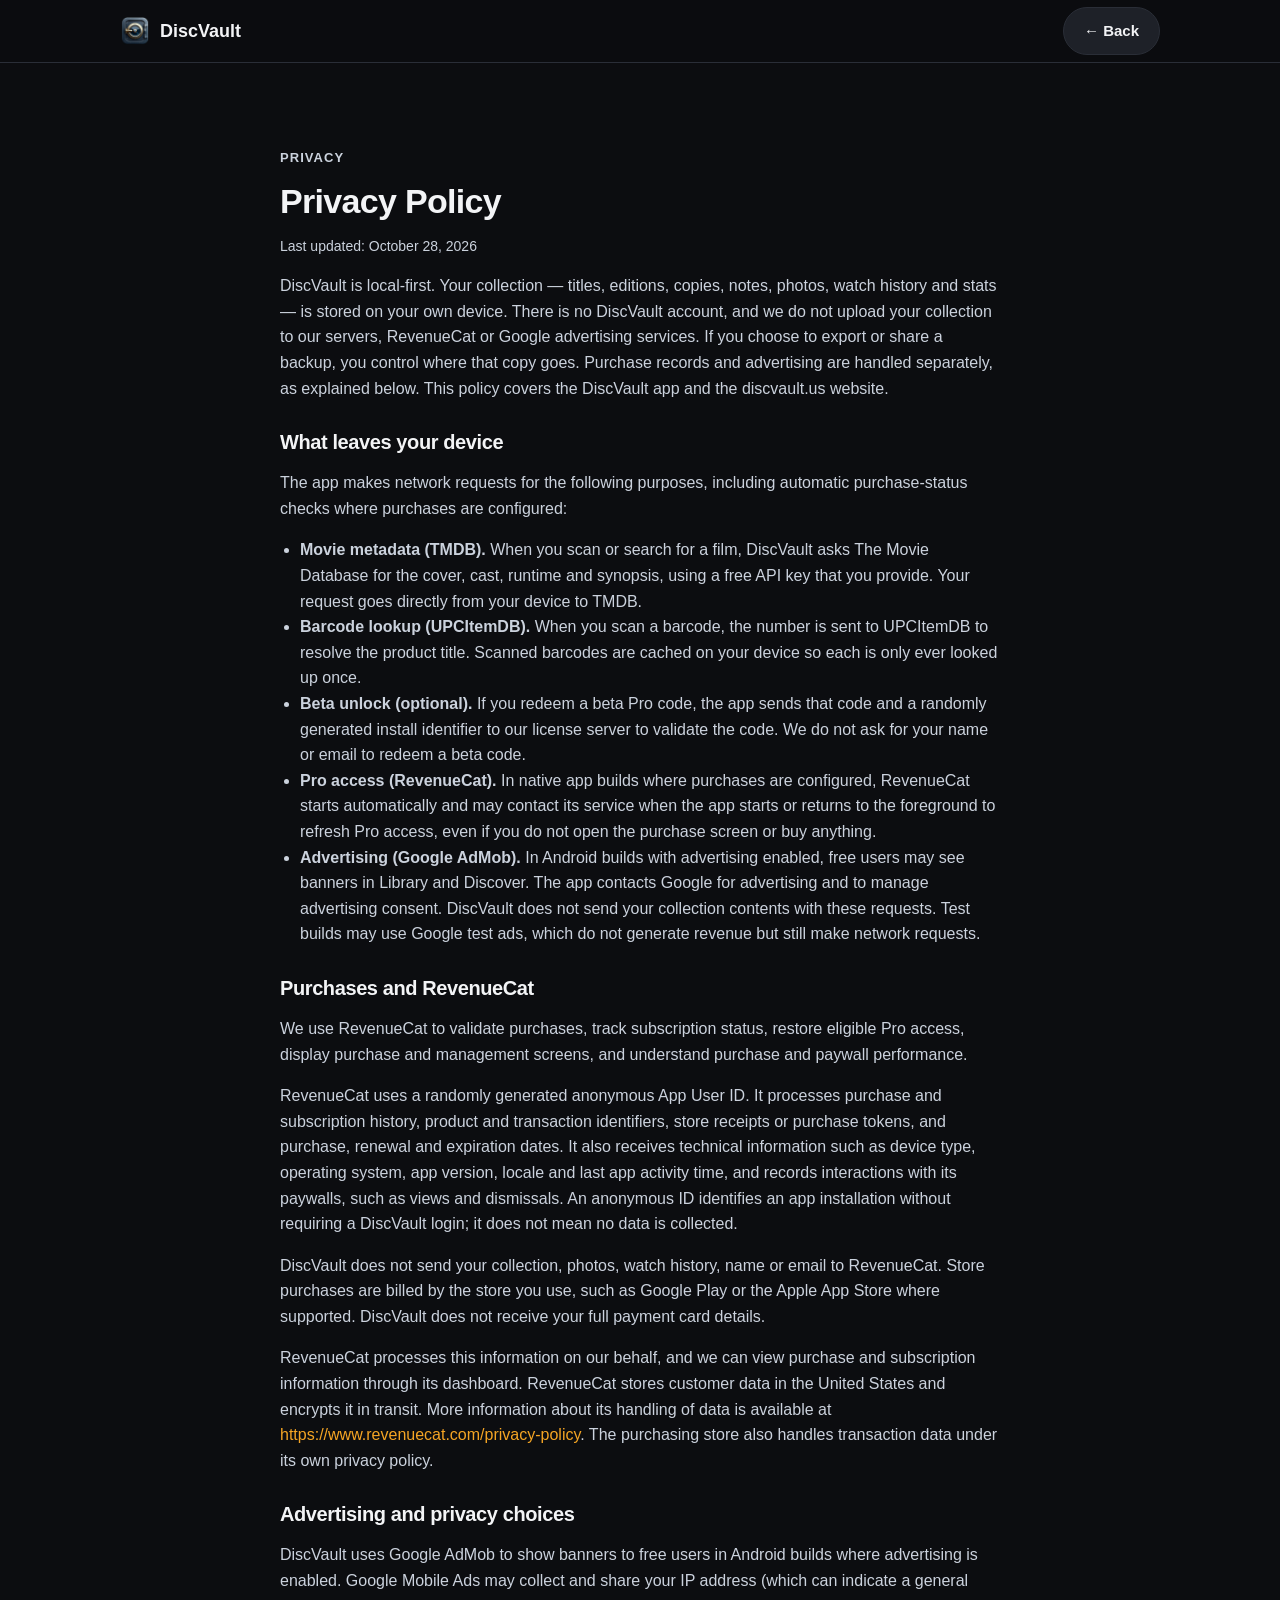
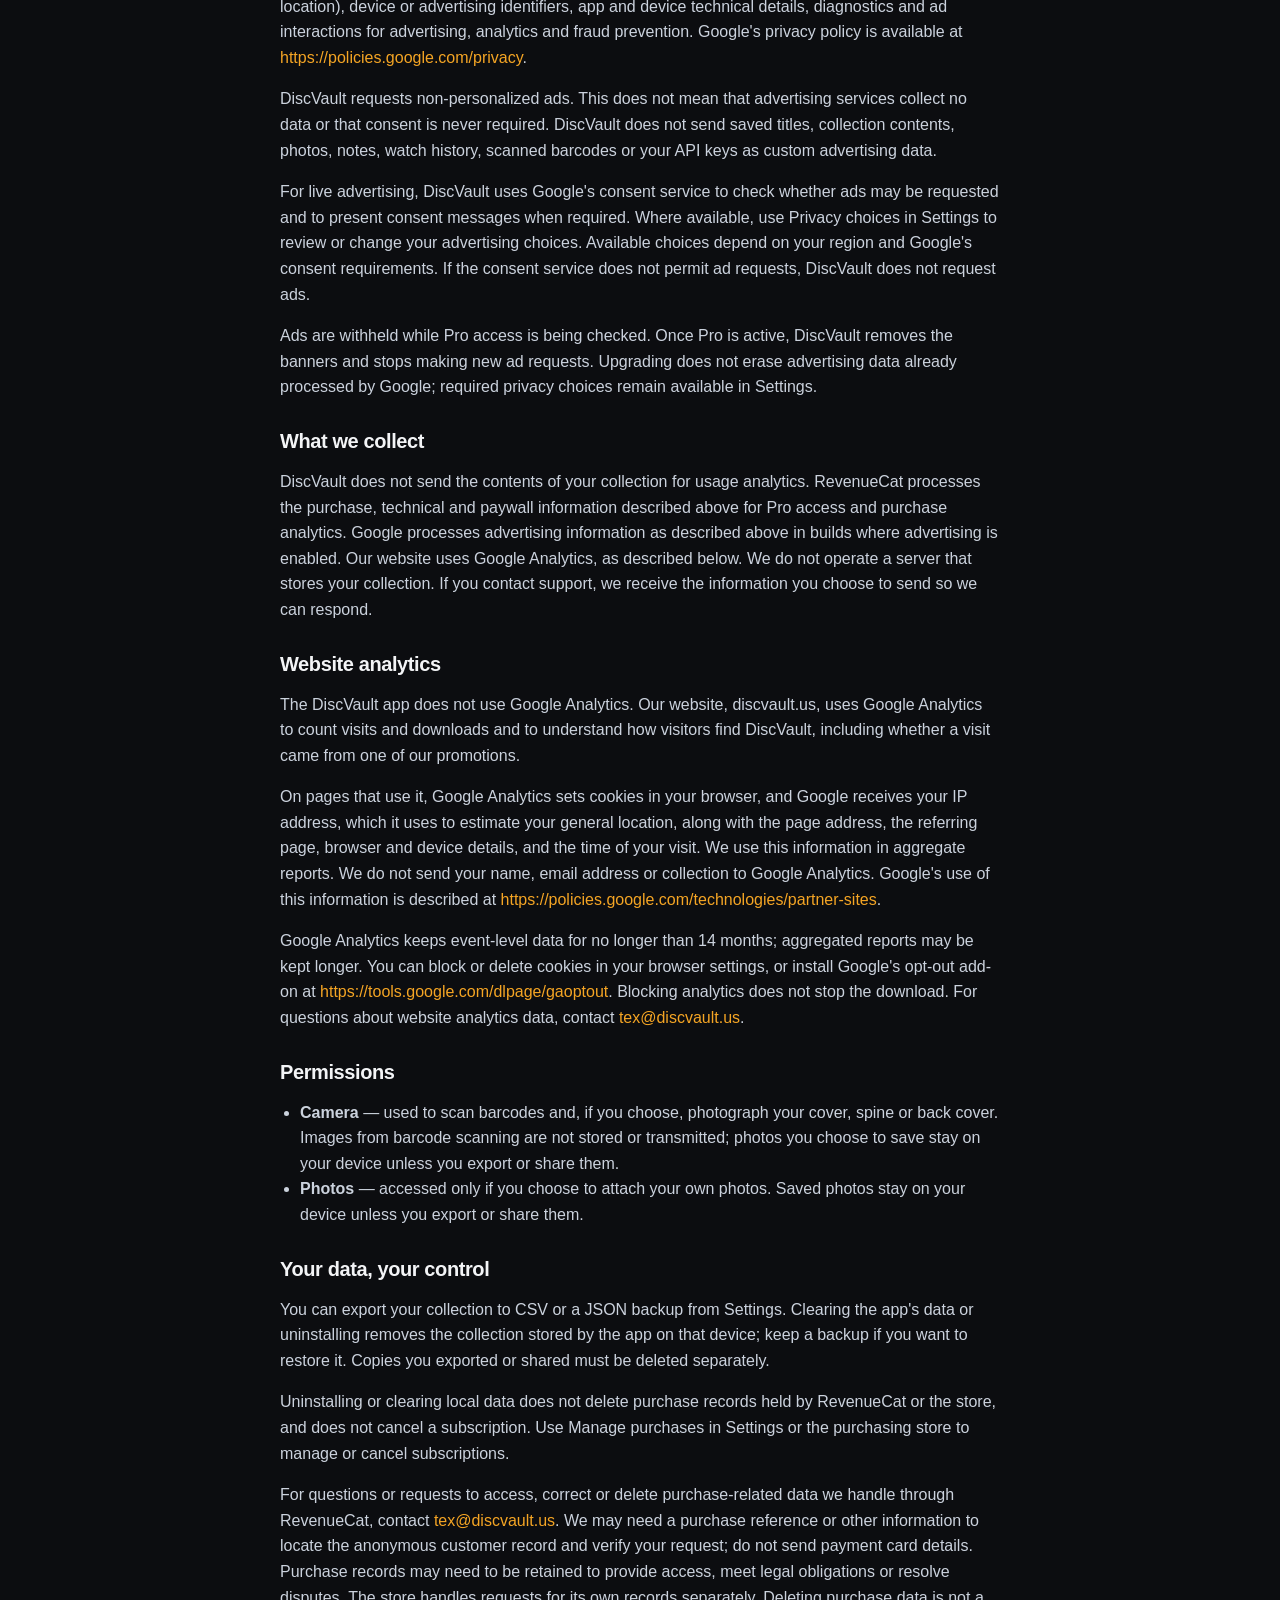
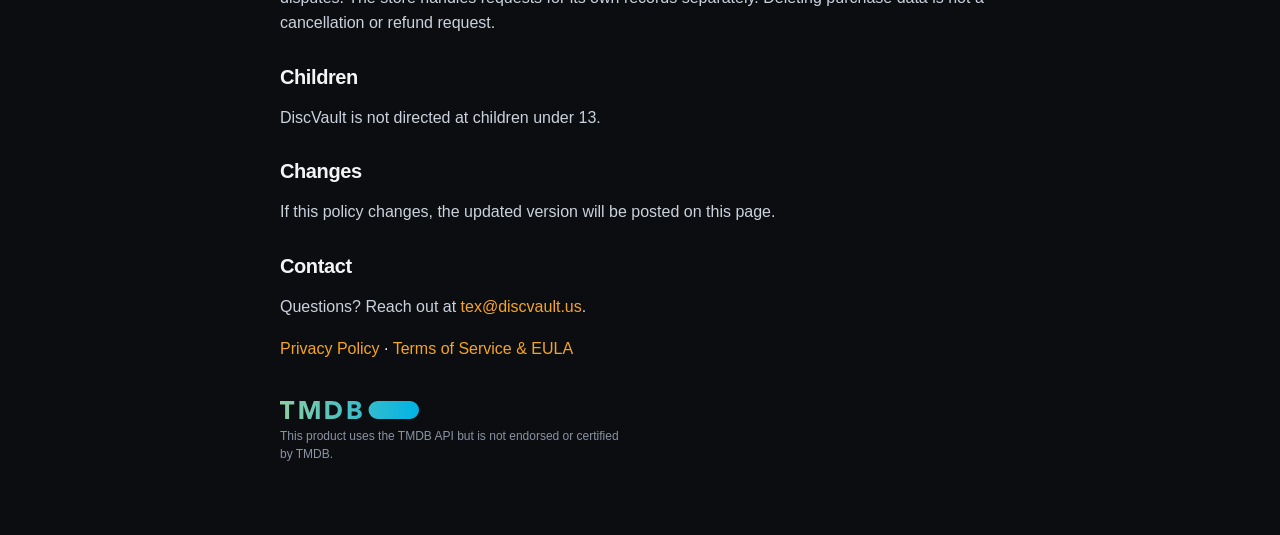
<file: privacy.html>
<!doctype html>
<html lang="en">
<head>
<meta charset="utf-8" />
<meta name="viewport" content="width=device-width, initial-scale=1" />
<title>DiscVault — Privacy Policy</title>
<meta name="description" content="How DiscVault keeps your collection on your device, and how RevenueCat, Google AdMob and Google Analytics are used for purchases, advertising and website analytics." />
<meta name="theme-color" content="#0c0d10" />
<link rel="canonical" href="https://discvault.us/privacy" />
<link rel="icon" href="./favicon.png" />
<meta property="og:type" content="website" />
<meta property="og:title" content="DiscVault — Privacy Policy" />
<meta property="og:description" content="How DiscVault keeps your collection on your device, and how RevenueCat, Google AdMob and Google Analytics are used for purchases, advertising and website analytics." />
<meta property="og:url" content="https://discvault.us/privacy" />
<meta property="og:image" content="https://discvault.us/og-image.png" />
<link rel="stylesheet" href="./styles.css" />
<style>
  .doc { max-width:760px; }
  .doc h2 { font-size:20px; margin:30px 0 8px; }
  .doc p, .doc li { color:#cbd2dd; }
  .doc ul { padding-left:20px; }
  .doc a { color:var(--accent); }
  .muted { color:var(--mute); font-size:14px; }
</style>
</head>
<body>

<header>
  <div class="wrap">
    <a class="brand" href="./index.html"><img src="./icon.png" alt="DiscVault icon" /> DiscVault</a>
    <nav class="nav">
      <a class="btn btn-ghost" href="./index.html">← Back</a>
    </nav>
  </div>
</header>

<main>
  <section>
    <div class="wrap doc">
      <p class="eyebrow">Privacy</p>
      <h1 style="font-size:34px;">Privacy Policy</h1>
      <p class="muted">Last updated: October 28, 2026</p>

      <p>DiscVault is local-first. Your collection — titles, editions, copies, notes, photos, watch history and stats — is stored on your own device. There is no DiscVault account, and we do not upload your collection to our servers, RevenueCat or Google advertising services. If you choose to export or share a backup, you control where that copy goes. Purchase records and advertising are handled separately, as explained below. This policy covers the DiscVault app and the discvault.us website.</p>

      <h2>What leaves your device</h2>

      <p>The app makes network requests for the following purposes, including automatic purchase-status checks where purchases are configured:</p>

      <ul>

        <li><strong>Movie metadata (TMDB).</strong> When you scan or search for a film, DiscVault asks The Movie Database for the cover, cast, runtime and synopsis, using a free API key that you provide. Your request goes directly from your device to TMDB.</li>

        <li><strong>Barcode lookup (UPCItemDB).</strong> When you scan a barcode, the number is sent to UPCItemDB to resolve the product title. Scanned barcodes are cached on your device so each is only ever looked up once.</li>

        <li><strong>Beta unlock (optional).</strong> If you redeem a beta Pro code, the app sends that code and a randomly generated install identifier to our license server to validate the code. We do not ask for your name or email to redeem a beta code.</li>

        <li><strong>Pro access (RevenueCat).</strong> In native app builds where purchases are configured, RevenueCat starts automatically and may contact its service when the app starts or returns to the foreground to refresh Pro access, even if you do not open the purchase screen or buy anything.</li>

        <li><strong>Advertising (Google AdMob).</strong> In Android builds with advertising enabled, free users may see banners in Library and Discover. The app contacts Google for advertising and to manage advertising consent. DiscVault does not send your collection contents with these requests. Test builds may use Google test ads, which do not generate revenue but still make network requests.</li>

      </ul>

      <h2>Purchases and RevenueCat</h2>

      <p>We use RevenueCat to validate purchases, track subscription status, restore eligible Pro access, display purchase and management screens, and understand purchase and paywall performance.</p>

      <p>RevenueCat uses a randomly generated anonymous App User ID. It processes purchase and subscription history, product and transaction identifiers, store receipts or purchase tokens, and purchase, renewal and expiration dates. It also receives technical information such as device type, operating system, app version, locale and last app activity time, and records interactions with its paywalls, such as views and dismissals. An anonymous ID identifies an app installation without requiring a DiscVault login; it does not mean no data is collected.</p>

      <p>DiscVault does not send your collection, photos, watch history, name or email to RevenueCat. Store purchases are billed by the store you use, such as Google Play or the Apple App Store where supported. DiscVault does not receive your full payment card details.</p>

      <p>RevenueCat processes this information on our behalf, and we can view purchase and subscription information through its dashboard. RevenueCat stores customer data in the United States and encrypts it in transit. More information about its handling of data is available at <a href="https://www.revenuecat.com/privacy-policy">https://www.revenuecat.com/privacy-policy</a>. The purchasing store also handles transaction data under its own privacy policy.</p>

      <h2>Advertising and privacy choices</h2>

      <p>DiscVault uses Google AdMob to show banners to free users in Android builds where advertising is enabled. Google Mobile Ads may collect and share your IP address (which can indicate a general location), device or advertising identifiers, app and device technical details, diagnostics and ad interactions for advertising, analytics and fraud prevention. Google's privacy policy is available at <a href="https://policies.google.com/privacy">https://policies.google.com/privacy</a>.</p>

      <p>DiscVault requests non-personalized ads. This does not mean that advertising services collect no data or that consent is never required. DiscVault does not send saved titles, collection contents, photos, notes, watch history, scanned barcodes or your API keys as custom advertising data.</p>

      <p>For live advertising, DiscVault uses Google's consent service to check whether ads may be requested and to present consent messages when required. Where available, use Privacy choices in Settings to review or change your advertising choices. Available choices depend on your region and Google's consent requirements. If the consent service does not permit ad requests, DiscVault does not request ads.</p>

      <p>Ads are withheld while Pro access is being checked. Once Pro is active, DiscVault removes the banners and stops making new ad requests. Upgrading does not erase advertising data already processed by Google; required privacy choices remain available in Settings.</p>

      <h2>What we collect</h2>

      <p>DiscVault does not send the contents of your collection for usage analytics. RevenueCat processes the purchase, technical and paywall information described above for Pro access and purchase analytics. Google processes advertising information as described above in builds where advertising is enabled. Our website uses Google Analytics, as described below. We do not operate a server that stores your collection. If you contact support, we receive the information you choose to send so we can respond.</p>

      <h2>Website analytics</h2>

      <p>The DiscVault app does not use Google Analytics. Our website, discvault.us, uses Google Analytics to count visits and downloads and to understand how visitors find DiscVault, including whether a visit came from one of our promotions.</p>

      <p>On pages that use it, Google Analytics sets cookies in your browser, and Google receives your IP address, which it uses to estimate your general location, along with the page address, the referring page, browser and device details, and the time of your visit. We use this information in aggregate reports. We do not send your name, email address or collection to Google Analytics. Google's use of this information is described at <a href="https://policies.google.com/technologies/partner-sites">https://policies.google.com/technologies/partner-sites</a>.</p>

      <p>Google Analytics keeps event-level data for no longer than 14 months; aggregated reports may be kept longer. You can block or delete cookies in your browser settings, or install Google's opt-out add-on at <a href="https://tools.google.com/dlpage/gaoptout">https://tools.google.com/dlpage/gaoptout</a>. Blocking analytics does not stop the download. For questions about website analytics data, contact <a href="mailto:tex@discvault.us">tex@discvault.us</a>.</p>

      <h2>Permissions</h2>

      <ul>

        <li><strong>Camera</strong> — used to scan barcodes and, if you choose, photograph your cover, spine or back cover. Images from barcode scanning are not stored or transmitted; photos you choose to save stay on your device unless you export or share them.</li>

        <li><strong>Photos</strong> — accessed only if you choose to attach your own photos. Saved photos stay on your device unless you export or share them.</li>

      </ul>

      <h2>Your data, your control</h2>

      <p>You can export your collection to CSV or a JSON backup from Settings. Clearing the app's data or uninstalling removes the collection stored by the app on that device; keep a backup if you want to restore it. Copies you exported or shared must be deleted separately.</p>

      <p>Uninstalling or clearing local data does not delete purchase records held by RevenueCat or the store, and does not cancel a subscription. Use Manage purchases in Settings or the purchasing store to manage or cancel subscriptions.</p>

      <p>For questions or requests to access, correct or delete purchase-related data we handle through RevenueCat, contact <a href="mailto:tex@discvault.us">tex@discvault.us</a>. We may need a purchase reference or other information to locate the anonymous customer record and verify your request; do not send payment card details. Purchase records may need to be retained to provide access, meet legal obligations or resolve disputes. The store handles requests for its own records separately. Deleting purchase data is not a cancellation or refund request.</p>

      <h2>Children</h2>

      <p>DiscVault is not directed at children under 13.</p>

      <h2>Changes</h2>

      <p>If this policy changes, the updated version will be posted on this page.</p>

      <h2>Contact</h2>

      <p>Questions? Reach out at <a href="mailto:tex@discvault.us">tex@discvault.us</a>.</p>

      <nav aria-label="Legal pages"><a href="/privacy">Privacy Policy</a> · <a href="/terms">Terms of Service &amp; EULA</a></nav>

      <div class="tmdb-attr" style="margin-top:40px;">
        <img src="./tmdb.svg" alt="TMDB" />
        <p style="color:var(--mute);">This product uses the TMDB API but is not endorsed or certified by TMDB.</p>
      </div>
    </div>
  </section>
</main>

</body>
</html>
</file>
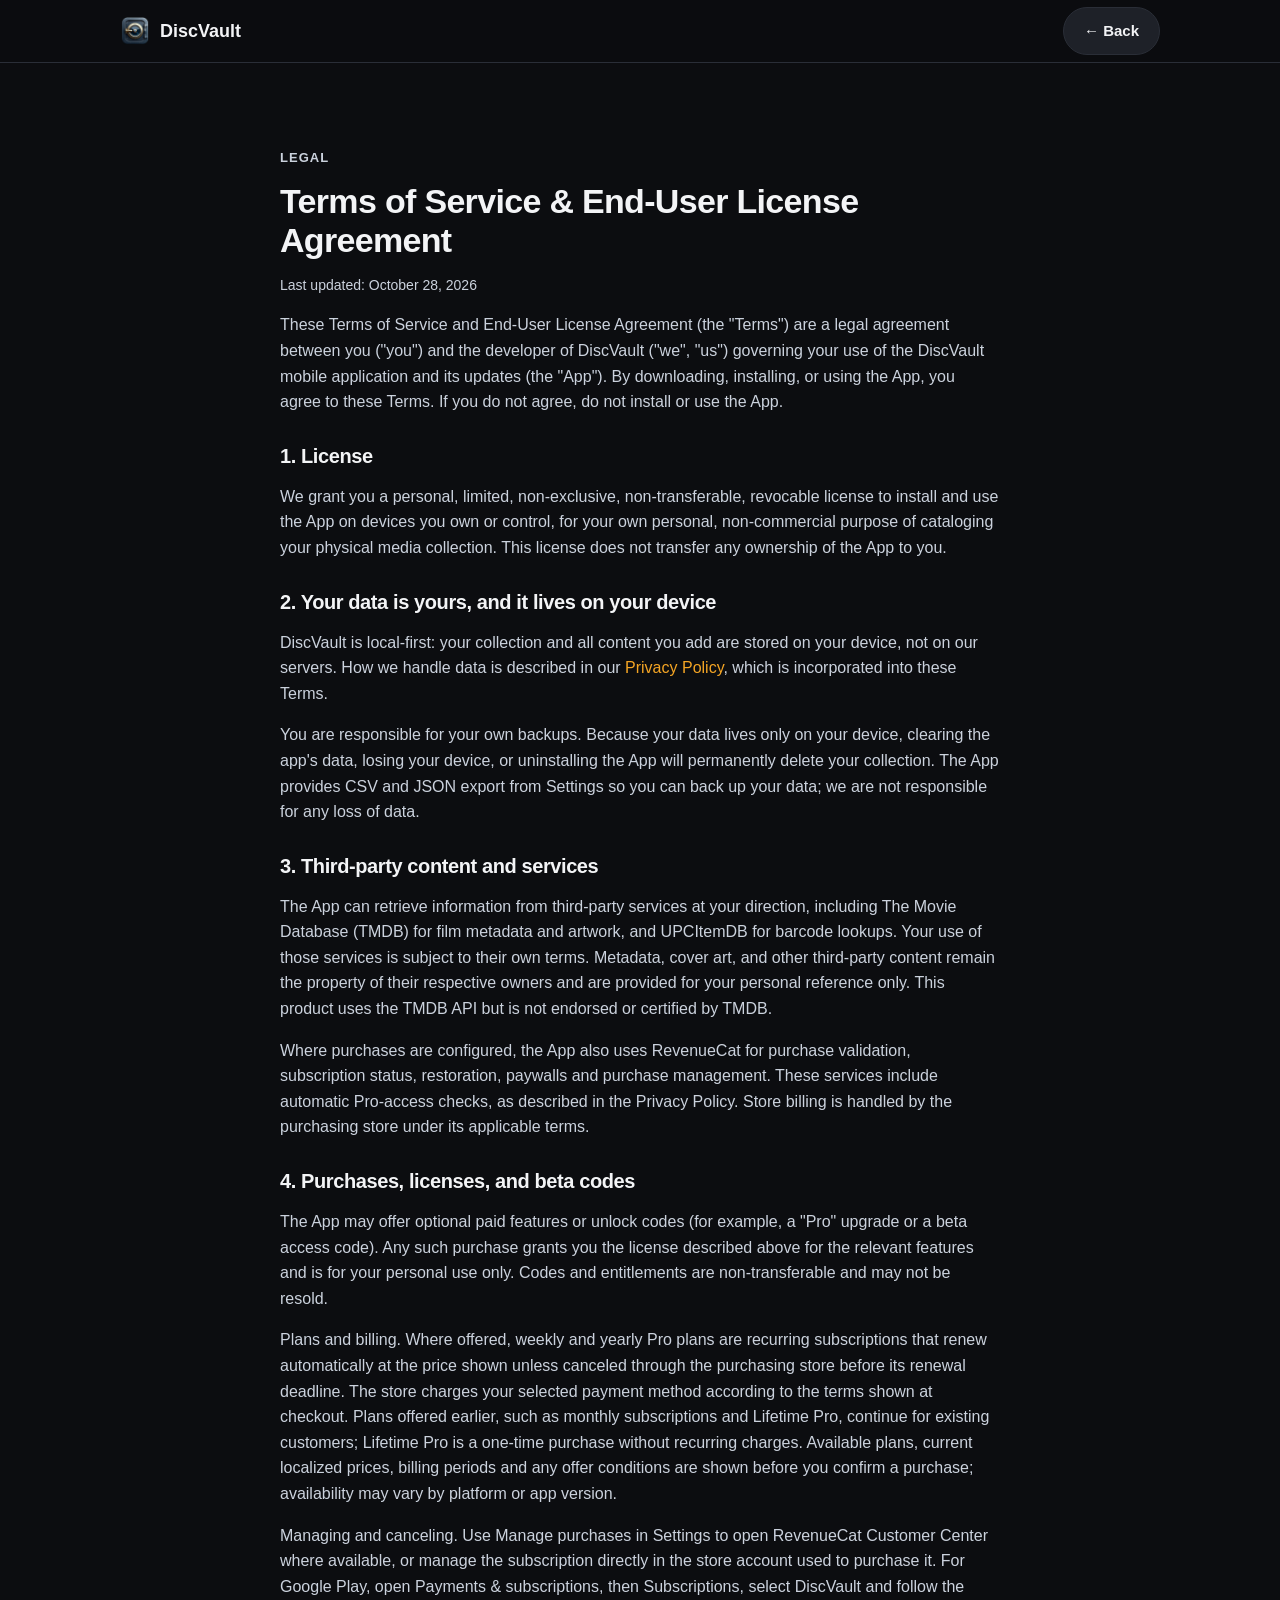
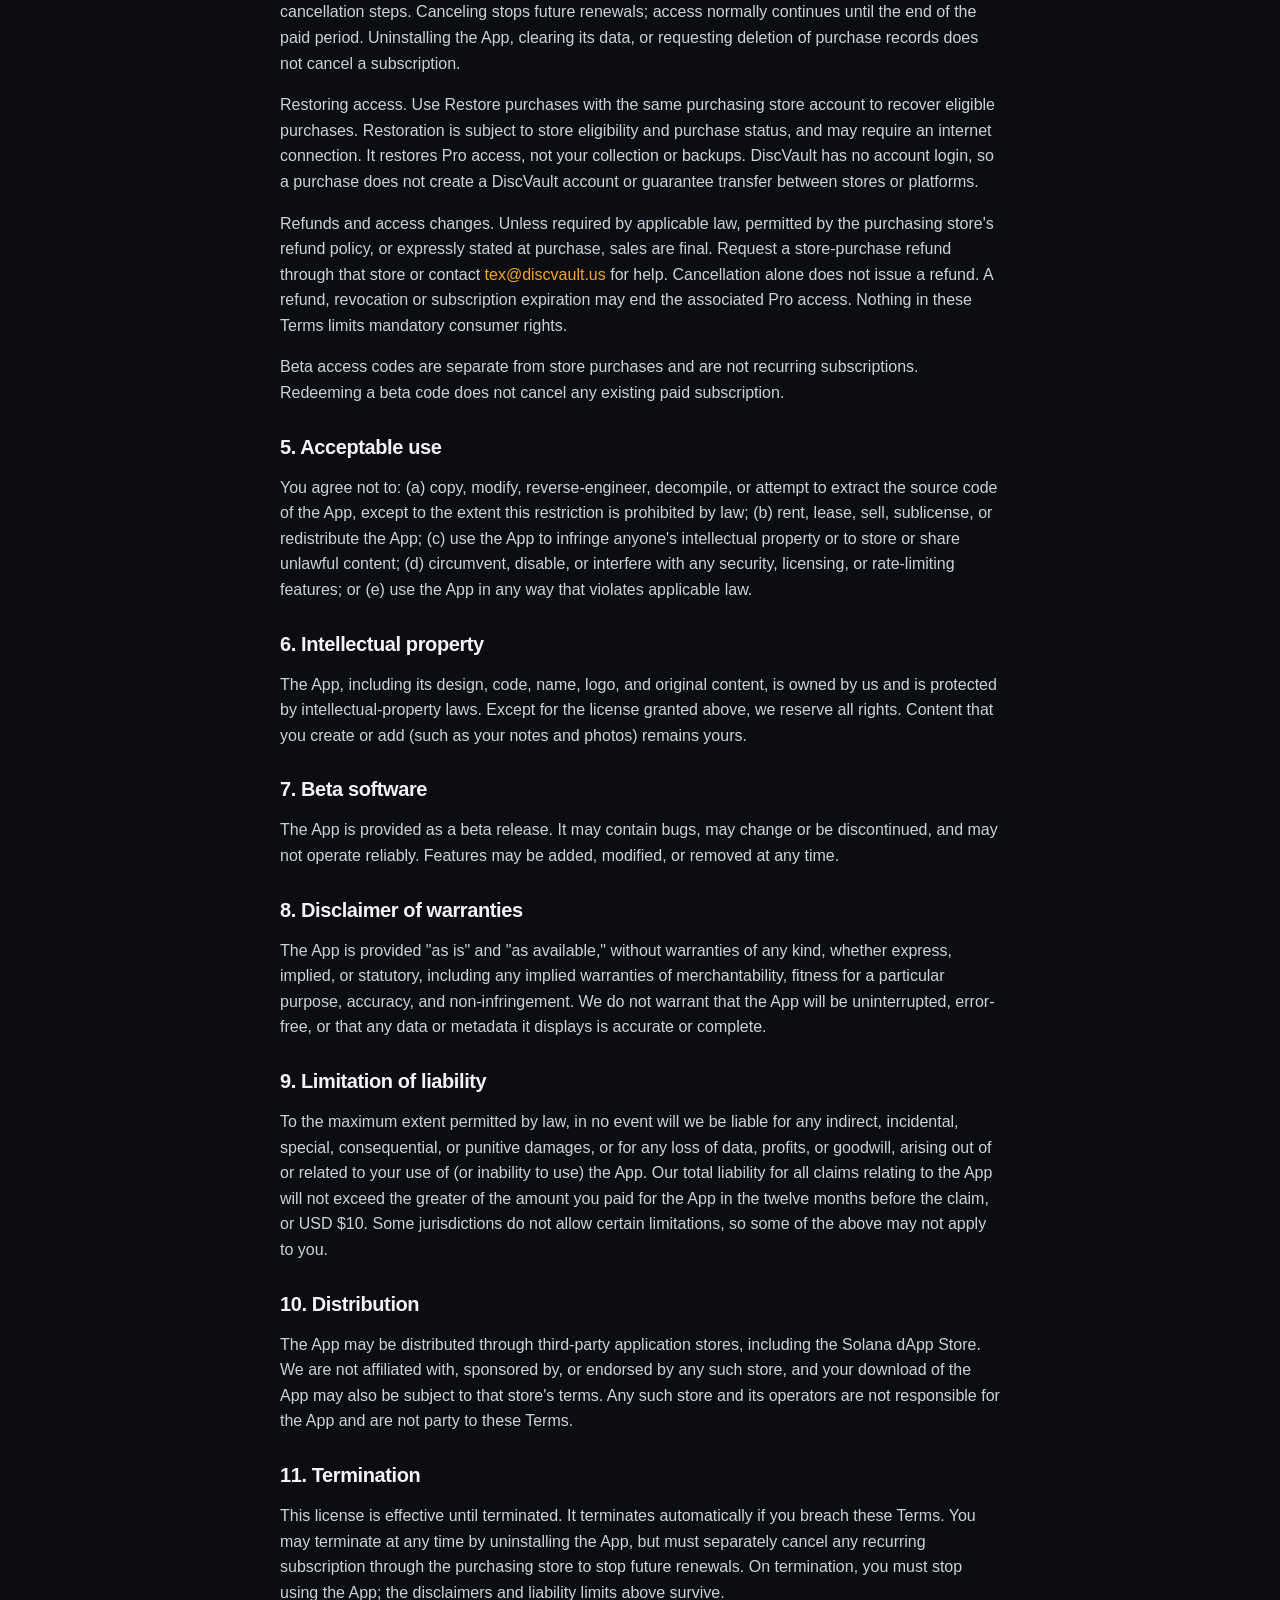
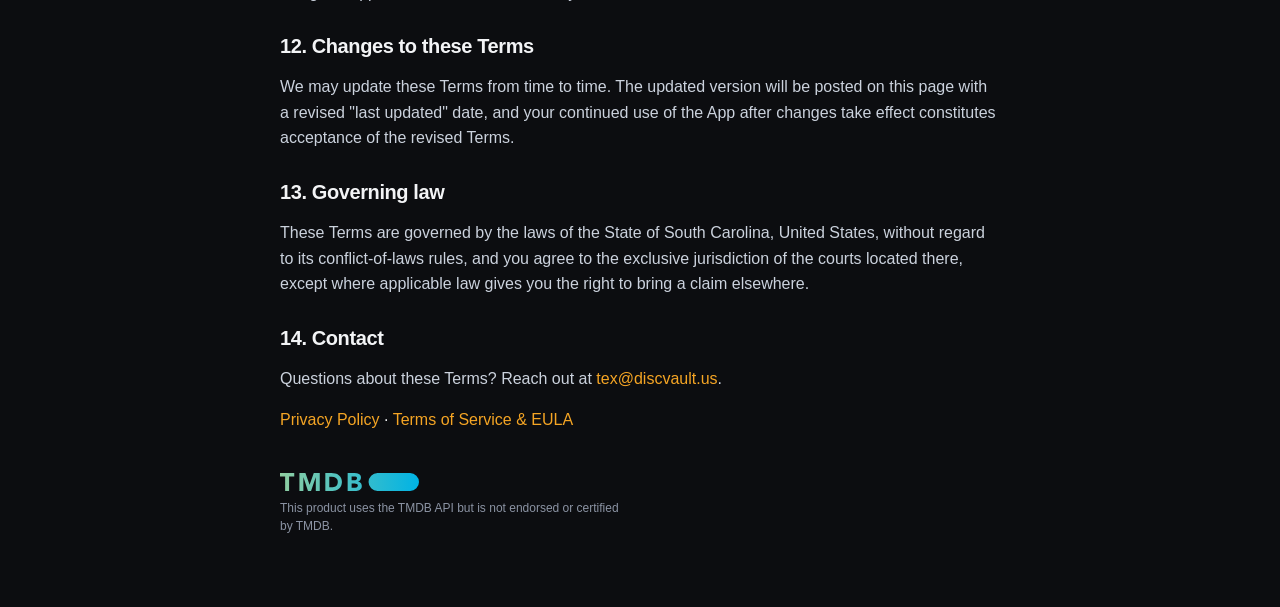
<file: terms.html>
<!doctype html>
<html lang="en">
<head>
<meta charset="utf-8" />
<meta name="viewport" content="width=device-width, initial-scale=1" />
<title>DiscVault — Terms of Service &amp; EULA</title>
<meta name="description" content="DiscVault terms of service and end-user license agreement — the rules for using the DiscVault app." />
<meta name="theme-color" content="#0c0d10" />
<link rel="canonical" href="https://discvault.us/terms" />
<link rel="icon" href="./favicon.png" />
<meta property="og:type" content="website" />
<meta property="og:title" content="DiscVault — Terms of Service & EULA" />
<meta property="og:description" content="The terms of service and end-user license agreement for the DiscVault app." />
<meta property="og:url" content="https://discvault.us/terms" />
<meta property="og:image" content="https://discvault.us/og-image.png" />
<link rel="stylesheet" href="./styles.css" />
<style>
  .doc { max-width:760px; }
  .doc h2 { font-size:20px; margin:30px 0 8px; }
  .doc p, .doc li { color:#cbd2dd; }
  .doc ul { padding-left:20px; }
  .doc a { color:var(--accent); }
  .muted { color:var(--mute); font-size:14px; }
</style>
</head>
<body>

<header>
  <div class="wrap">
    <a class="brand" href="./index.html"><img src="./icon.png" alt="DiscVault icon" /> DiscVault</a>
    <nav class="nav">
      <a class="btn btn-ghost" href="./index.html">← Back</a>
    </nav>
  </div>
</header>

<main>
  <section>
    <div class="wrap doc">
      <p class="eyebrow">Legal</p>
      <h1 style="font-size:34px;">Terms of Service &amp; End-User License Agreement</h1>
      <p class="muted">Last updated: October 28, 2026</p>

      <p>These Terms of Service and End-User License Agreement (the "Terms") are a legal agreement between you ("you") and the developer of DiscVault ("we", "us") governing your use of the DiscVault mobile application and its updates (the "App"). By downloading, installing, or using the App, you agree to these Terms. If you do not agree, do not install or use the App.</p>

      <h2>1. License</h2>

      <p>We grant you a personal, limited, non-exclusive, non-transferable, revocable license to install and use the App on devices you own or control, for your own personal, non-commercial purpose of cataloging your physical media collection. This license does not transfer any ownership of the App to you.</p>

      <h2>2. Your data is yours, and it lives on your device</h2>

      <p>DiscVault is local-first: your collection and all content you add are stored on your device, not on our servers. How we handle data is described in our <a href="/privacy">Privacy Policy</a>, which is incorporated into these Terms.</p>

      <p>You are responsible for your own backups. Because your data lives only on your device, clearing the app's data, losing your device, or uninstalling the App will permanently delete your collection. The App provides CSV and JSON export from Settings so you can back up your data; we are not responsible for any loss of data.</p>

      <h2>3. Third-party content and services</h2>

      <p>The App can retrieve information from third-party services at your direction, including The Movie Database (TMDB) for film metadata and artwork, and UPCItemDB for barcode lookups. Your use of those services is subject to their own terms. Metadata, cover art, and other third-party content remain the property of their respective owners and are provided for your personal reference only. This product uses the TMDB API but is not endorsed or certified by TMDB.</p>

      <p>Where purchases are configured, the App also uses RevenueCat for purchase validation, subscription status, restoration, paywalls and purchase management. These services include automatic Pro-access checks, as described in the Privacy Policy. Store billing is handled by the purchasing store under its applicable terms.</p>

      <h2>4. Purchases, licenses, and beta codes</h2>

      <p>The App may offer optional paid features or unlock codes (for example, a "Pro" upgrade or a beta access code). Any such purchase grants you the license described above for the relevant features and is for your personal use only. Codes and entitlements are non-transferable and may not be resold.</p>

      <p>Plans and billing. Where offered, weekly and yearly Pro plans are recurring subscriptions that renew automatically at the price shown unless canceled through the purchasing store before its renewal deadline. The store charges your selected payment method according to the terms shown at checkout. Plans offered earlier, such as monthly subscriptions and Lifetime Pro, continue for existing customers; Lifetime Pro is a one-time purchase without recurring charges. Available plans, current localized prices, billing periods and any offer conditions are shown before you confirm a purchase; availability may vary by platform or app version.</p>

      <p>Managing and canceling. Use Manage purchases in Settings to open RevenueCat Customer Center where available, or manage the subscription directly in the store account used to purchase it. For Google Play, open Payments &amp; subscriptions, then Subscriptions, select DiscVault and follow the cancellation steps. Canceling stops future renewals; access normally continues until the end of the paid period. Uninstalling the App, clearing its data, or requesting deletion of purchase records does not cancel a subscription.</p>

      <p>Restoring access. Use Restore purchases with the same purchasing store account to recover eligible purchases. Restoration is subject to store eligibility and purchase status, and may require an internet connection. It restores Pro access, not your collection or backups. DiscVault has no account login, so a purchase does not create a DiscVault account or guarantee transfer between stores or platforms.</p>

      <p>Refunds and access changes. Unless required by applicable law, permitted by the purchasing store's refund policy, or expressly stated at purchase, sales are final. Request a store-purchase refund through that store or contact <a href="mailto:tex@discvault.us">tex@discvault.us</a> for help. Cancellation alone does not issue a refund. A refund, revocation or subscription expiration may end the associated Pro access. Nothing in these Terms limits mandatory consumer rights.</p>

      <p>Beta access codes are separate from store purchases and are not recurring subscriptions. Redeeming a beta code does not cancel any existing paid subscription.</p>

      <h2>5. Acceptable use</h2>

      <p>You agree not to: (a) copy, modify, reverse-engineer, decompile, or attempt to extract the source code of the App, except to the extent this restriction is prohibited by law; (b) rent, lease, sell, sublicense, or redistribute the App; (c) use the App to infringe anyone's intellectual property or to store or share unlawful content; (d) circumvent, disable, or interfere with any security, licensing, or rate-limiting features; or (e) use the App in any way that violates applicable law.</p>

      <h2>6. Intellectual property</h2>

      <p>The App, including its design, code, name, logo, and original content, is owned by us and is protected by intellectual-property laws. Except for the license granted above, we reserve all rights. Content that you create or add (such as your notes and photos) remains yours.</p>

      <h2>7. Beta software</h2>

      <p>The App is provided as a beta release. It may contain bugs, may change or be discontinued, and may not operate reliably. Features may be added, modified, or removed at any time.</p>

      <h2>8. Disclaimer of warranties</h2>

      <p>The App is provided "as is" and "as available," without warranties of any kind, whether express, implied, or statutory, including any implied warranties of merchantability, fitness for a particular purpose, accuracy, and non-infringement. We do not warrant that the App will be uninterrupted, error-free, or that any data or metadata it displays is accurate or complete.</p>

      <h2>9. Limitation of liability</h2>

      <p>To the maximum extent permitted by law, in no event will we be liable for any indirect, incidental, special, consequential, or punitive damages, or for any loss of data, profits, or goodwill, arising out of or related to your use of (or inability to use) the App. Our total liability for all claims relating to the App will not exceed the greater of the amount you paid for the App in the twelve months before the claim, or USD $10. Some jurisdictions do not allow certain limitations, so some of the above may not apply to you.</p>

      <h2>10. Distribution</h2>

      <p>The App may be distributed through third-party application stores, including the Solana dApp Store. We are not affiliated with, sponsored by, or endorsed by any such store, and your download of the App may also be subject to that store's terms. Any such store and its operators are not responsible for the App and are not party to these Terms.</p>

      <h2>11. Termination</h2>

      <p>This license is effective until terminated. It terminates automatically if you breach these Terms. You may terminate at any time by uninstalling the App, but must separately cancel any recurring subscription through the purchasing store to stop future renewals. On termination, you must stop using the App; the disclaimers and liability limits above survive.</p>

      <h2>12. Changes to these Terms</h2>

      <p>We may update these Terms from time to time. The updated version will be posted on this page with a revised "last updated" date, and your continued use of the App after changes take effect constitutes acceptance of the revised Terms.</p>

      <h2>13. Governing law</h2>

      <p>These Terms are governed by the laws of the State of South Carolina, United States, without regard to its conflict-of-laws rules, and you agree to the exclusive jurisdiction of the courts located there, except where applicable law gives you the right to bring a claim elsewhere.</p>

      <h2>14. Contact</h2>

      <p>Questions about these Terms? Reach out at <a href="mailto:tex@discvault.us">tex@discvault.us</a>.</p>

      <nav aria-label="Legal pages"><a href="/privacy">Privacy Policy</a> · <a href="/terms">Terms of Service &amp; EULA</a></nav>

      <div class="tmdb-attr" style="margin-top:40px;">
        <img src="./tmdb.svg" alt="TMDB" />
        <p style="color:var(--mute);">This product uses the TMDB API but is not endorsed or certified by TMDB.</p>
      </div>
    </div>
  </section>
</main>

</body>
</html>
</file>
<file: styles.css>
/* DiscVault landing — matches the app's cinema-dark palette. */
:root {
  --ink:#0c0d10; --panel:#16181d; --panel2:#1e2128; --edge:#2a2e37;
  --mute:#8b93a3; --text:#f3f4f6; --accent:#f5a524; --accent-dim:#b9791a;
  --bluray:#3b82f6; --dvd:#9ca3af; --green:#22c55e;
  --maxw:1080px;
  --radius:18px;
}
* { box-sizing:border-box; }
html { scroll-behavior:smooth; }
body {
  margin:0; background:var(--ink); color:var(--text);
  font:16px/1.6 -apple-system,BlinkMacSystemFont,"Segoe UI",Roboto,Helvetica,Arial,sans-serif;
  -webkit-font-smoothing:antialiased;
}
a { color:inherit; text-decoration:none; }
img { max-width:100%; display:block; }
.wrap { max-width:var(--maxw); margin:0 auto; padding:0 20px; }
section { padding:72px 0; }
h1,h2,h3 { line-height:1.15; margin:0; letter-spacing:-0.02em; }
h2.section-title { font-size:30px; margin-bottom:8px; }
.section-sub { color:var(--mute); margin:0 0 36px; font-size:17px; }
.eyebrow { color:var(--accent); font-size:13px; font-weight:700; text-transform:uppercase; letter-spacing:.08em; }

/* Header */
header {
  position:sticky; top:0; z-index:50;
  background:rgba(12,13,16,.72); backdrop-filter:blur(12px);
  border-bottom:1px solid var(--edge);
}
header .wrap { display:flex; align-items:center; justify-content:space-between; height:62px; }
.brand { display:flex; align-items:center; gap:10px; font-weight:800; font-size:18px; }
.brand img { width:30px; height:30px; border-radius:8px; }
.nav { display:flex; align-items:center; gap:26px; }
.nav a.link { color:var(--mute); font-size:15px; font-weight:600; }
.nav a.link:hover { color:var(--text); }

/* Buttons */
.btn {
  display:inline-flex; align-items:center; gap:8px; font-weight:800; font-size:15px;
  padding:11px 20px; border-radius:999px; cursor:pointer; border:1px solid transparent;
  transition:opacity .15s, transform .15s;
}
.btn:hover { opacity:.9; }
.btn:active { transform:scale(.98); }
.btn-accent { background:var(--accent); color:#000; }
.btn-ghost { background:var(--panel2); color:var(--text); border-color:var(--edge); }
.btn-lg { padding:15px 28px; font-size:17px; }

/* Hero */
.hero { position:relative; overflow:hidden; padding-top:84px; padding-bottom:80px; text-align:center; }
.hero::before {
  content:""; position:absolute; inset:-40% 0 auto 0; height:560px;
  background:radial-gradient(60% 60% at 50% 0%, rgba(245,165,36,.16), transparent 70%);
  pointer-events:none;
}
.hero-icon { width:96px; height:96px; border-radius:24px; margin:0 auto 22px; box-shadow:0 12px 40px rgba(0,0,0,.5); }
.hero h1 { font-size:clamp(38px,6vw,60px); }
.hero .tagline { font-size:clamp(18px,2.4vw,23px); color:var(--text); margin:16px auto 8px; max-width:680px; }
.hero .lede { color:var(--mute); max-width:600px; margin:0 auto 30px; font-size:17px; }
.hero-cta { display:flex; gap:14px; justify-content:center; flex-wrap:wrap; }
.trust { margin-top:26px; color:var(--mute); font-size:14px; display:flex; gap:10px 18px; justify-content:center; flex-wrap:wrap; }
.trust span { display:inline-flex; align-items:center; gap:7px; }
.dot-accent::before { content:"●"; color:var(--accent); font-size:10px; }

/* Format chips */
.formats { display:flex; gap:10px; justify-content:center; margin-top:24px; flex-wrap:wrap; }
.chip { font-size:12px; font-weight:800; letter-spacing:.04em; padding:5px 12px; border-radius:999px; border:1px solid var(--edge); }
.chip.uhd { color:var(--accent); border-color:rgba(245,165,36,.5); }
.chip.bd { color:var(--bluray); border-color:rgba(59,130,246,.5); }
.chip.dvd { color:var(--dvd); border-color:rgba(156,163,175,.5); }

/* Feature grid */
.grid { display:grid; grid-template-columns:repeat(auto-fit,minmax(280px,1fr)); gap:16px; }
.card {
  background:var(--panel); border:1px solid var(--edge); border-radius:var(--radius); padding:22px;
  transition:border-color .2s, transform .2s;
}
.card:hover { border-color:rgba(245,165,36,.4); transform:translateY(-2px); }
.card .ic { width:42px; height:42px; border-radius:12px; background:rgba(245,165,36,.12); display:flex; align-items:center; justify-content:center; margin-bottom:14px; font-size:22px; }
.card h3 { font-size:18px; margin-bottom:6px; }
.card p { color:var(--mute); font-size:15px; margin:0; }

/* Screenshots */
.shots { display:grid; grid-template-columns:repeat(3,1fr); gap:16px; max-width:760px; margin:0 auto; }
@media (max-width:760px){ .shots { grid-template-columns:repeat(2,1fr); } }
/* Phone-bezel mockup (CSS only) */
.shot {
  position:relative;
  aspect-ratio:9 / 19.5;
  background:#0a0b0f;                 /* bezel */
  border:1px solid #23262e;
  border-radius:30px;
  padding:7px;                        /* bezel thickness */
  box-shadow:0 16px 38px rgba(0,0,0,.55), 0 2px 6px rgba(0,0,0,.6), inset 0 0 0 1.5px #000;
  transition:transform .2s;
}
.shot:hover { transform:translateY(-3px); }
.shot img { width:100%; height:100%; object-fit:cover; border-radius:23px; display:block; background:var(--panel2); }
/* camera punch-hole */
.shot::after {
  content:""; position:absolute; top:14px; left:50%; transform:translateX(-50%);
  width:7px; height:7px; border-radius:50%; background:#000;
  box-shadow:0 0 0 1.5px rgba(255,255,255,.06); z-index:2;
}
/* side power button */
.shot::before {
  content:""; position:absolute; right:-2px; top:24%; width:3px; height:44px;
  border-radius:0 3px 3px 0; background:#23262e; z-index:1;
}

/* Pricing */
.tiers { display:grid; grid-template-columns:repeat(auto-fit,minmax(280px,1fr)); gap:16px; max-width:760px; margin:0 auto; }
.tier { background:var(--panel); border:1px solid var(--edge); border-radius:var(--radius); padding:26px; }
.tier.pro { border-color:rgba(245,165,36,.5); background:linear-gradient(180deg,rgba(245,165,36,.06),transparent); }
.tier h3 { font-size:20px; }
.tier .price { font-size:34px; font-weight:800; margin:8px 0 2px; }
.tier .price small { font-size:15px; color:var(--mute); font-weight:600; }
.tier ul { list-style:none; padding:0; margin:18px 0 0; }
.tier li { padding:7px 0 7px 26px; position:relative; color:var(--text); font-size:15px; }
.tier li::before { content:"✓"; position:absolute; left:0; color:var(--green); font-weight:800; }
.tier .note { margin-top:16px; font-size:13px; color:var(--mute); }

/* Steps */
.steps { display:grid; grid-template-columns:repeat(auto-fit,minmax(220px,1fr)); gap:16px; }
.step { background:var(--panel); border:1px solid var(--edge); border-radius:var(--radius); padding:22px; }
.step .num { width:30px; height:30px; border-radius:999px; background:var(--accent); color:#000; font-weight:800; display:flex; align-items:center; justify-content:center; margin-bottom:12px; }
.step h3 { font-size:16px; margin-bottom:6px; }
.step p { color:var(--mute); font-size:14px; margin:0; }

/* Callout */
.callout { background:var(--panel); border:1px solid var(--edge); border-radius:var(--radius); padding:34px; text-align:center; }
.callout h2 { font-size:26px; margin-bottom:8px; }
.callout p { color:var(--mute); max-width:560px; margin:0 auto 22px; }

/* Footer */
footer { border-top:1px solid var(--edge); padding:44px 0; color:var(--mute); font-size:14px; }
footer .wrap { display:flex; flex-wrap:wrap; gap:24px; justify-content:space-between; align-items:flex-start; }
footer a { color:var(--mute); }
footer a:hover { color:var(--text); }
.foot-links { display:flex; gap:20px; flex-wrap:wrap; }
.tmdb-attr { max-width:340px; }
.tmdb-attr img { height:18px; margin-bottom:8px; }
.tmdb-attr p { margin:0; font-size:12px; line-height:1.5; }

/* ─── Long-form content / articles (FAQ + guide pages) ─── */
.crumbs { font-size:13px; color:var(--mute); margin-bottom:18px; }
.crumbs a { color:var(--mute); }
.crumbs a:hover { color:var(--text); }
.crumbs span { margin:0 6px; opacity:.6; }

.prose { max-width:760px; }
.prose h1 { font-size:clamp(30px,5vw,42px); margin-bottom:14px; }
.prose h2 { font-size:24px; margin:36px 0 10px; }
.prose h3 { font-size:19px; margin:26px 0 8px; }
.prose p, .prose li { color:#cbd2dd; font-size:16px; }
.prose .lead { font-size:19px; color:var(--text); margin-bottom:22px; }
.prose ul, .prose ol { padding-left:22px; margin:12px 0; }
.prose li { margin:7px 0; }
.prose a { color:var(--accent); }
.prose a.btn-accent { color:#000; }
.prose a.btn-ghost { color:var(--text); }
.prose strong { color:var(--text); }
.muted { color:var(--mute); font-size:14px; }

/* Comparison table */
.cmp { width:100%; border-collapse:collapse; margin:20px 0; font-size:15px; }
.cmp th, .cmp td { border:1px solid var(--edge); padding:10px 12px; text-align:left; }
.cmp th { background:var(--panel2); font-weight:700; }
.cmp caption { caption-side:bottom; color:var(--mute); font-size:13px; margin-top:8px; text-align:left; }
.cmp td.y { color:var(--green); font-weight:700; }
.cmp td.n { color:var(--mute); }

/* FAQ accordion (also used for homepage teaser) */
.faq { max-width:760px; }
.faq details { border:1px solid var(--edge); border-radius:14px; background:var(--panel); padding:0 20px; margin-bottom:12px; }
.faq summary { cursor:pointer; font-weight:700; font-size:17px; padding:18px 0; list-style:none; display:flex; justify-content:space-between; align-items:center; gap:14px; }
.faq summary::-webkit-details-marker { display:none; }
.faq summary::after { content:"+"; color:var(--accent); font-weight:800; font-size:20px; }
.faq details[open] summary::after { content:"–"; }
.faq details[open] summary { padding-bottom:6px; }
.faq .a { color:var(--mute); padding-bottom:18px; font-size:15px; }
.faq .a a { color:var(--accent); }

/* In-content CTA band */
.cta-band { text-align:center; margin:42px 0 6px; }

@media (max-width:640px){
  section { padding:54px 0; }
  .nav .link { display:none; }
  .cmp { font-size:13px; }
  .cmp th, .cmp td { padding:8px; }
}
</file>
